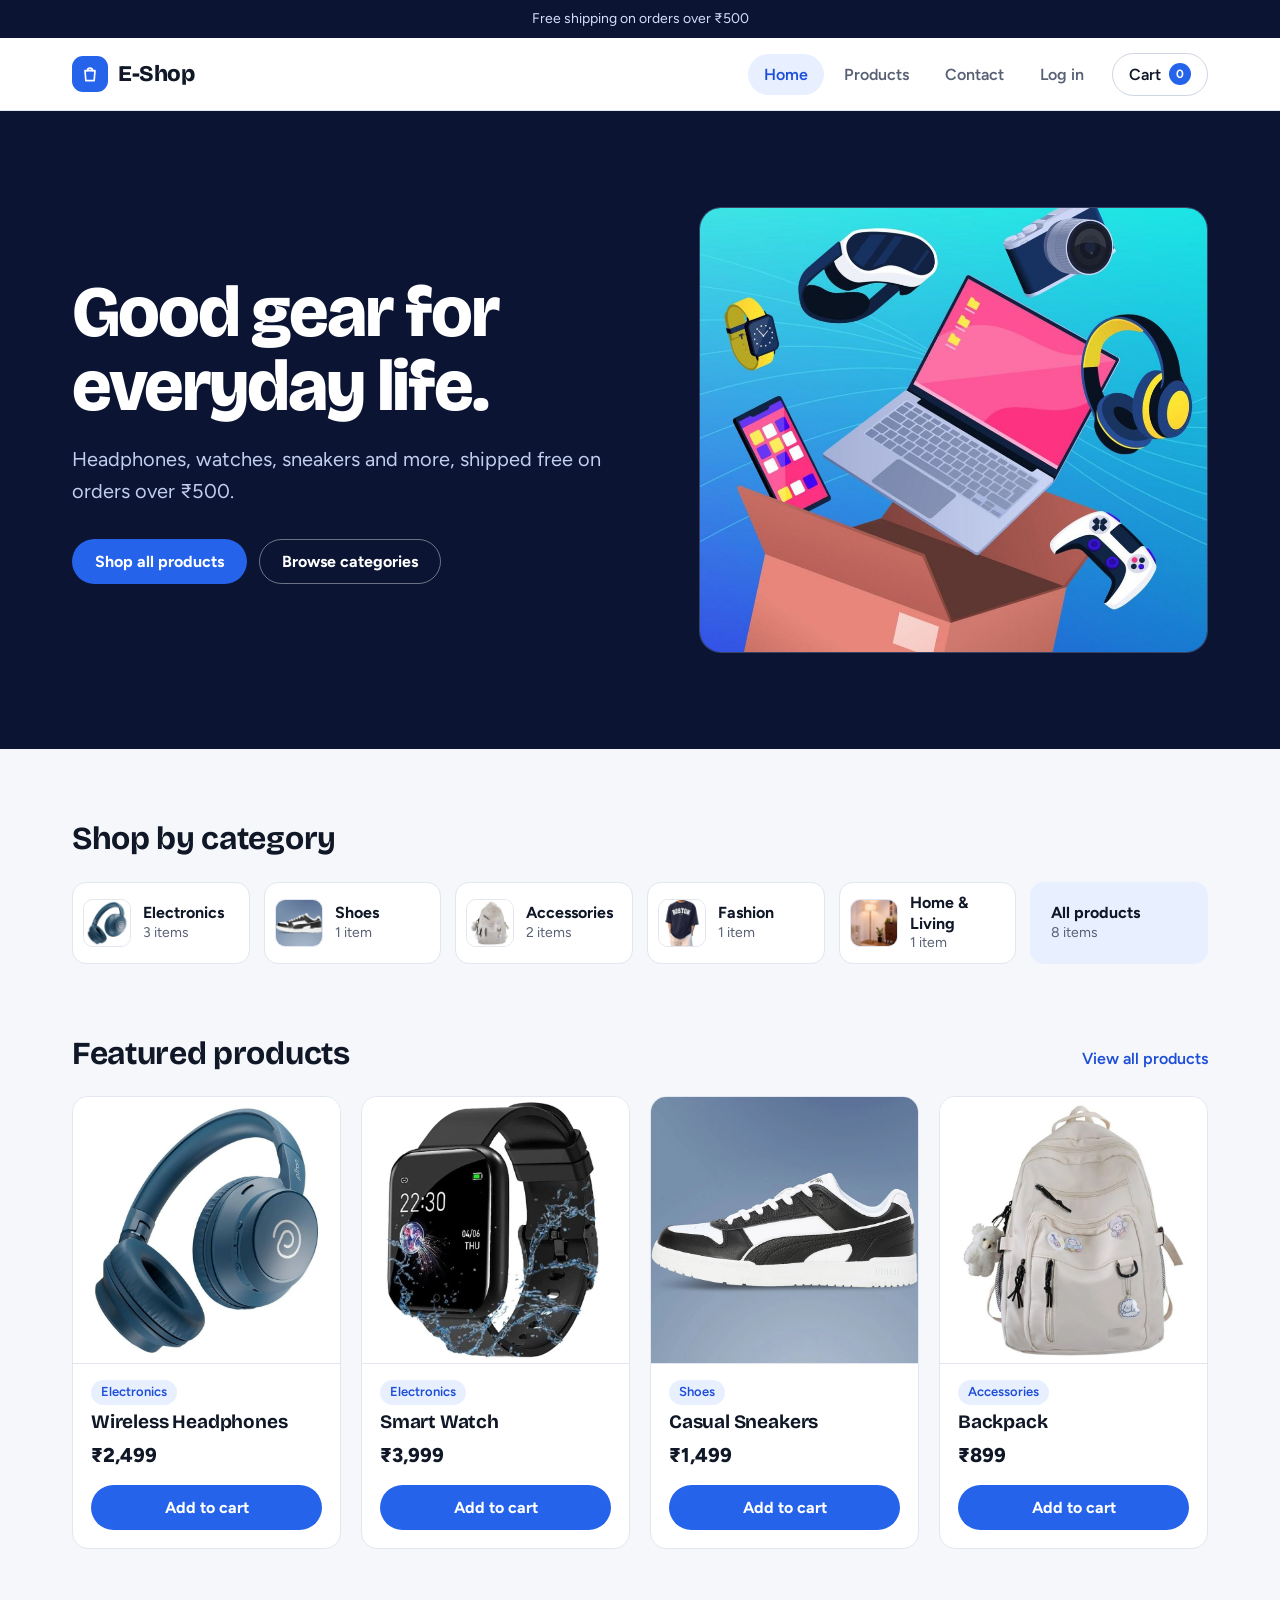
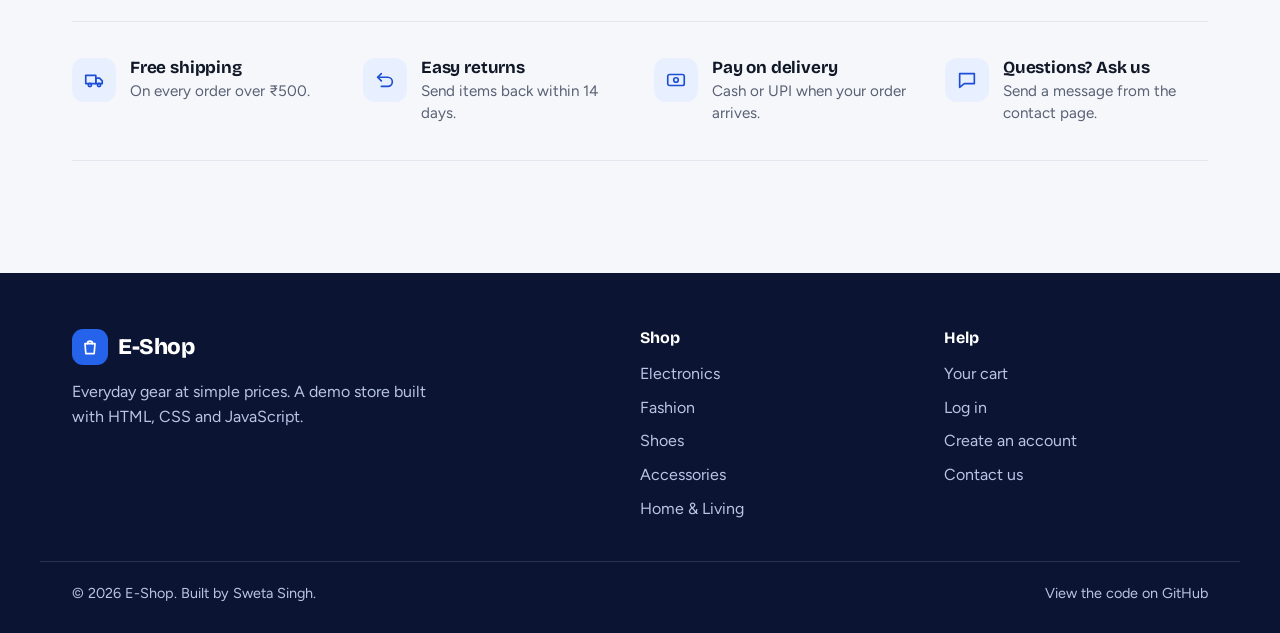
<file: index.html>
<!DOCTYPE html>
<html lang="en">

<head>
    <meta charset="UTF-8">
    <meta name="viewport" content="width=device-width, initial-scale=1.0">
    <title>E-Shop | Everyday gear, free shipping over ₹500</title>
    <meta name="description" content="Shop headphones, watches, sneakers, backpacks and more. Free shipping on orders over ₹500.">
    <meta name="theme-color" content="#0b1533">
    <link rel="icon" href="data:image/svg+xml,%3Csvg xmlns='http://www.w3.org/2000/svg' viewBox='0 0 32 32'%3E%3Crect width='32' height='32' rx='9' fill='%232563eb'/%3E%3Cpath d='M10 12h12l-1 11H11zM13 12a3 3 0 0 1 6 0' fill='none' stroke='white' stroke-width='2' stroke-linecap='round' stroke-linejoin='round'/%3E%3C/svg%3E">
    <link rel="preconnect" href="https://fonts.googleapis.com">
    <link rel="preconnect" href="https://fonts.gstatic.com" crossorigin>
    <link href="https://fonts.googleapis.com/css2?family=Bricolage+Grotesque:opsz,wght@12..96,500..800&family=Figtree:wght@400..800&display=swap" rel="stylesheet">
    <link rel="stylesheet" href="style.css?v=4">
</head>

<body>
    <a class="skip-link" href="#main">Skip to content</a>

    <div class="announce">Free shipping on orders over &#8377;500</div>

    <header class="site-header" id="site-header">
        <div class="container nav-bar">
            <a class="brand" href="index.html" aria-label="E-Shop home">
                <span class="brand-mark"><svg viewBox="0 0 24 24" aria-hidden="true"><path d="M6 8h12l-1 12H7L6 8z"/><path d="M9 8a3 3 0 0 1 6 0"/></svg></span>
                <span>E-Shop</span>
            </a>
            <button class="nav-toggle" id="nav-toggle" type="button" aria-expanded="false" aria-controls="site-nav" aria-label="Open menu">
                <span></span><span></span><span></span>
            </button>
            <nav class="site-nav" id="site-nav" aria-label="Main">
                <a href="index.html" aria-current="page">Home</a>
                <a href="products.html">Products</a>
                <a href="contact.html">Contact</a>
                <a href="login.html" data-auth-link>Log in</a>
                <a class="cart-link" href="cart.html">Cart <span class="cart-badge" data-cart-count>0</span></a>
            </nav>
        </div>
    </header>

    <main id="main" tabindex="-1">

        <section class="hero" aria-labelledby="hero-title">
            <div class="container hero-inner">
                <div>
                    <h1 id="hero-title">Good gear for everyday life.</h1>
                    <p>Headphones, watches, sneakers and more, shipped free on orders over &#8377;500.</p>
                    <div class="hero-actions">
                        <a class="btn btn-primary" href="products.html">Shop all products</a>
                        <a class="btn btn-ghost" href="#categories">Browse categories</a>
                    </div>
                </div>
                <div class="hero-media">
                    <img src="images/banner.jpg" alt="Illustration of a laptop, phone, headphones and camera floating above a shipping box" width="1000" height="883">
                </div>
            </div>
        </section>

        <section class="section" id="categories" aria-labelledby="categories-title">
            <div class="container">
                <div class="section-head">
                    <h2 id="categories-title">Shop by category</h2>
                </div>
                <div class="category-grid" id="category-grid"></div>
            </div>
        </section>

        <section class="section" aria-labelledby="featured-title">
            <div class="container">
                <div class="section-head">
                    <h2 id="featured-title">Featured products</h2>
                    <a href="products.html">View all products</a>
                </div>
                <div class="product-grid" id="featured-grid"></div>
                <noscript><p class="muted">Turn on JavaScript to see the products.</p></noscript>
            </div>
        </section>

        <section class="section" aria-label="Our promises">
            <div class="container">
                <div class="promises">
                    <div class="promise">
                        <span class="promise-icon"><svg viewBox="0 0 24 24" aria-hidden="true"><path d="M3 7h11v9H3z"/><path d="M14 10h4l3 3v3h-7z"/><circle cx="7.5" cy="17.5" r="1.8"/><circle cx="17.5" cy="17.5" r="1.8"/></svg></span>
                        <div><h3>Free shipping</h3><p>On every order over &#8377;500.</p></div>
                    </div>
                    <div class="promise">
                        <span class="promise-icon"><svg viewBox="0 0 24 24" aria-hidden="true"><path d="M4 9h11a5 5 0 0 1 0 10H8"/><path d="M8 5L4 9l4 4"/></svg></span>
                        <div><h3>Easy returns</h3><p>Send items back within 14 days.</p></div>
                    </div>
                    <div class="promise">
                        <span class="promise-icon"><svg viewBox="0 0 24 24" aria-hidden="true"><rect x="3" y="6" width="18" height="12" rx="2"/><circle cx="12" cy="12" r="2.5"/></svg></span>
                        <div><h3>Pay on delivery</h3><p>Cash or UPI when your order arrives.</p></div>
                    </div>
                    <div class="promise">
                        <span class="promise-icon"><svg viewBox="0 0 24 24" aria-hidden="true"><path d="M4 5h16v11H9l-5 4z"/></svg></span>
                        <div><h3>Questions? Ask us</h3><p>Send a message from the contact page.</p></div>
                    </div>
                </div>
            </div>
        </section>

    </main>

    <footer class="site-footer">
        <div class="container footer-grid">
            <div>
                <a class="brand" href="index.html" aria-label="E-Shop home">
                    <span class="brand-mark"><svg viewBox="0 0 24 24" aria-hidden="true"><path d="M6 8h12l-1 12H7L6 8z"/><path d="M9 8a3 3 0 0 1 6 0"/></svg></span>
                    <span>E-Shop</span>
                </a>
                <p>Everyday gear at simple prices. A demo store built with HTML, CSS and JavaScript.</p>
            </div>
            <div>
                <h4>Shop</h4>
                <ul>
                    <li><a href="products.html?category=Electronics">Electronics</a></li>
                    <li><a href="products.html?category=Fashion">Fashion</a></li>
                    <li><a href="products.html?category=Shoes">Shoes</a></li>
                    <li><a href="products.html?category=Accessories">Accessories</a></li>
                    <li><a href="products.html?category=Home">Home &amp; Living</a></li>
                </ul>
            </div>
            <div>
                <h4>Help</h4>
                <ul>
                    <li><a href="cart.html">Your cart</a></li>
                    <li data-logged-out><a href="login.html">Log in</a></li>
                    <li data-logged-out><a href="register.html">Create an account</a></li>
                    <li><a href="contact.html">Contact us</a></li>
                </ul>
            </div>
        </div>
        <div class="container footer-bottom">
            <p>&copy; <span data-year>2026</span> E-Shop. Built by Sweta Singh.</p>
            <a href="https://github.com/cosmicSweta/Final-Project">View the code on GitHub</a>
        </div>
    </footer>

    <script src="data.js?v=4"></script>
    <script src="common.js?v=4"></script>
    <script src="auth.js?v=4"></script>
    <script src="home.js?v=4"></script>
</body>

</html>
</file>
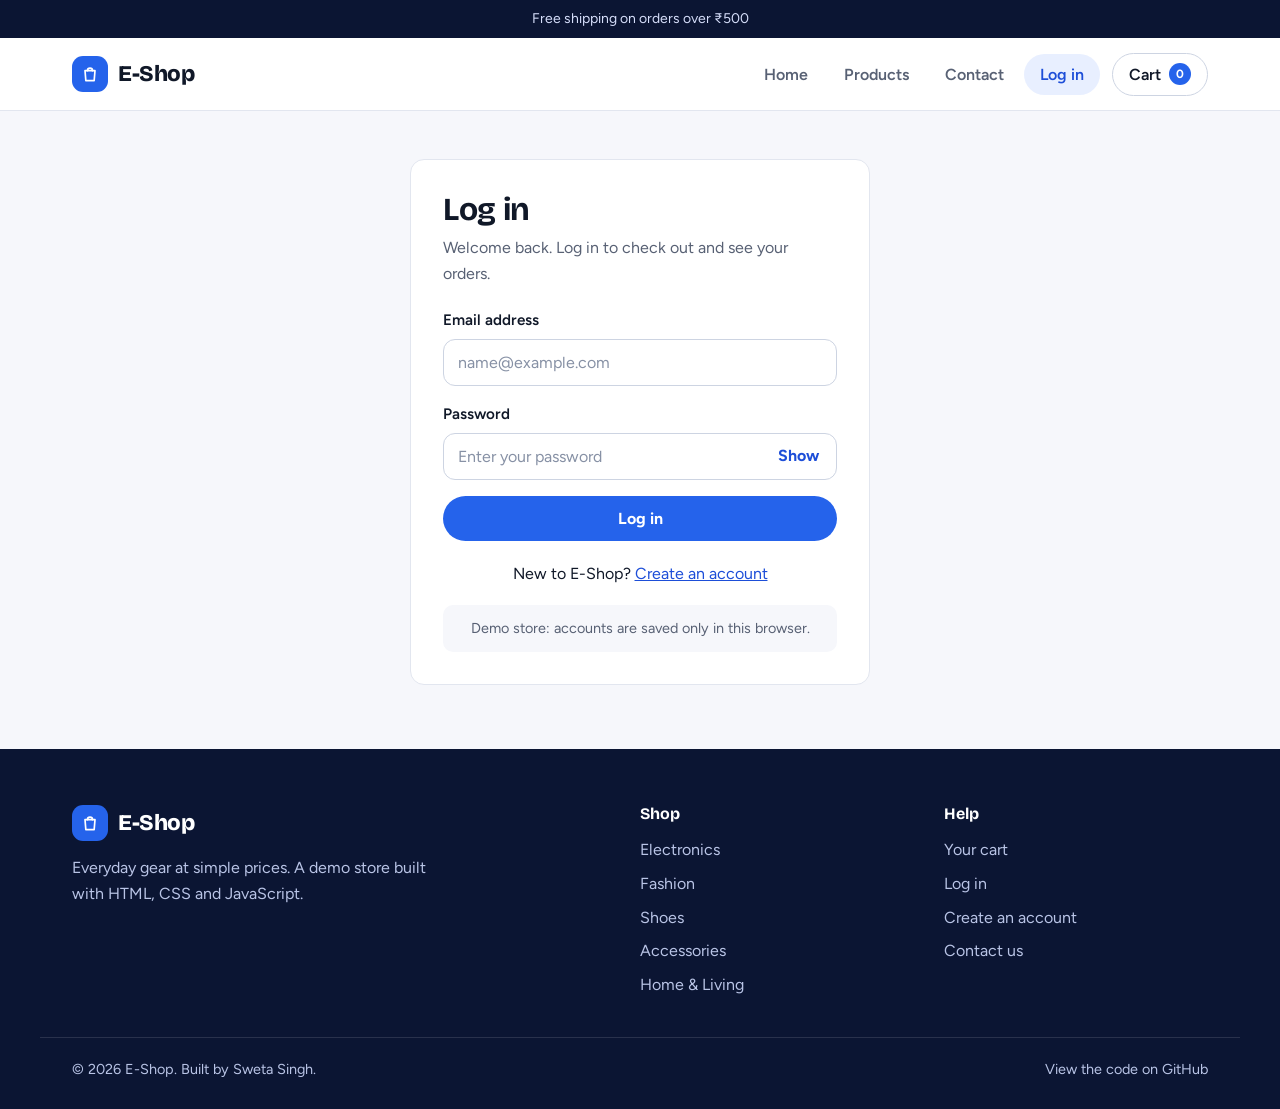
<file: account.html>
<!DOCTYPE html>
<html lang="en">

<head>
    <meta charset="UTF-8">
    <meta name="viewport" content="width=device-width, initial-scale=1.0">
    <title>My account | E-Shop</title>
    <meta name="description" content="See your E-Shop details and orders.">
    <meta name="theme-color" content="#0b1533">
    <link rel="icon" href="data:image/svg+xml,%3Csvg xmlns='http://www.w3.org/2000/svg' viewBox='0 0 32 32'%3E%3Crect width='32' height='32' rx='9' fill='%232563eb'/%3E%3Cpath d='M10 12h12l-1 11H11zM13 12a3 3 0 0 1 6 0' fill='none' stroke='white' stroke-width='2' stroke-linecap='round' stroke-linejoin='round'/%3E%3C/svg%3E">
    <link rel="preconnect" href="https://fonts.googleapis.com">
    <link rel="preconnect" href="https://fonts.gstatic.com" crossorigin>
    <link href="https://fonts.googleapis.com/css2?family=Bricolage+Grotesque:opsz,wght@12..96,500..800&family=Figtree:wght@400..800&display=swap" rel="stylesheet">
    <link rel="stylesheet" href="style.css?v=4">
</head>

<body>
    <a class="skip-link" href="#main">Skip to content</a>

    <div class="announce">Free shipping on orders over &#8377;500</div>

    <header class="site-header" id="site-header">
        <div class="container nav-bar">
            <a class="brand" href="index.html" aria-label="E-Shop home">
                <span class="brand-mark"><svg viewBox="0 0 24 24" aria-hidden="true"><path d="M6 8h12l-1 12H7L6 8z"/><path d="M9 8a3 3 0 0 1 6 0"/></svg></span>
                <span>E-Shop</span>
            </a>
            <button class="nav-toggle" id="nav-toggle" type="button" aria-expanded="false" aria-controls="site-nav" aria-label="Open menu">
                <span></span><span></span><span></span>
            </button>
            <nav class="site-nav" id="site-nav" aria-label="Main">
                <a href="index.html">Home</a>
                <a href="products.html">Products</a>
                <a href="contact.html">Contact</a>
                <a href="login.html" data-auth-link aria-current="page">Log in</a>
                <a class="cart-link" href="cart.html">Cart <span class="cart-badge" data-cart-count>0</span></a>
            </nav>
        </div>
    </header>

    <main id="main" tabindex="-1">

        <div class="container">
            <div class="page-head">
                <h1>My account</h1>
                <p id="account-greeting"></p>
            </div>
            <div id="account-view"></div>
            <noscript><p class="muted">Turn on JavaScript to see your account.</p></noscript>
        </div>

    </main>

    <footer class="site-footer">
        <div class="container footer-grid">
            <div>
                <a class="brand" href="index.html" aria-label="E-Shop home">
                    <span class="brand-mark"><svg viewBox="0 0 24 24" aria-hidden="true"><path d="M6 8h12l-1 12H7L6 8z"/><path d="M9 8a3 3 0 0 1 6 0"/></svg></span>
                    <span>E-Shop</span>
                </a>
                <p>Everyday gear at simple prices. A demo store built with HTML, CSS and JavaScript.</p>
            </div>
            <div>
                <h4>Shop</h4>
                <ul>
                    <li><a href="products.html?category=Electronics">Electronics</a></li>
                    <li><a href="products.html?category=Fashion">Fashion</a></li>
                    <li><a href="products.html?category=Shoes">Shoes</a></li>
                    <li><a href="products.html?category=Accessories">Accessories</a></li>
                    <li><a href="products.html?category=Home">Home &amp; Living</a></li>
                </ul>
            </div>
            <div>
                <h4>Help</h4>
                <ul>
                    <li><a href="cart.html">Your cart</a></li>
                    <li data-logged-out><a href="login.html">Log in</a></li>
                    <li data-logged-out><a href="register.html">Create an account</a></li>
                    <li><a href="contact.html">Contact us</a></li>
                </ul>
            </div>
        </div>
        <div class="container footer-bottom">
            <p>&copy; <span data-year>2026</span> E-Shop. Built by Sweta Singh.</p>
            <a href="https://github.com/cosmicSweta/Final-Project">View the code on GitHub</a>
        </div>
    </footer>

    <script src="data.js?v=4"></script>
    <script src="common.js?v=4"></script>
    <script src="auth.js?v=4"></script>
    <script src="account.js?v=4"></script>
</body>

</html>
</file>
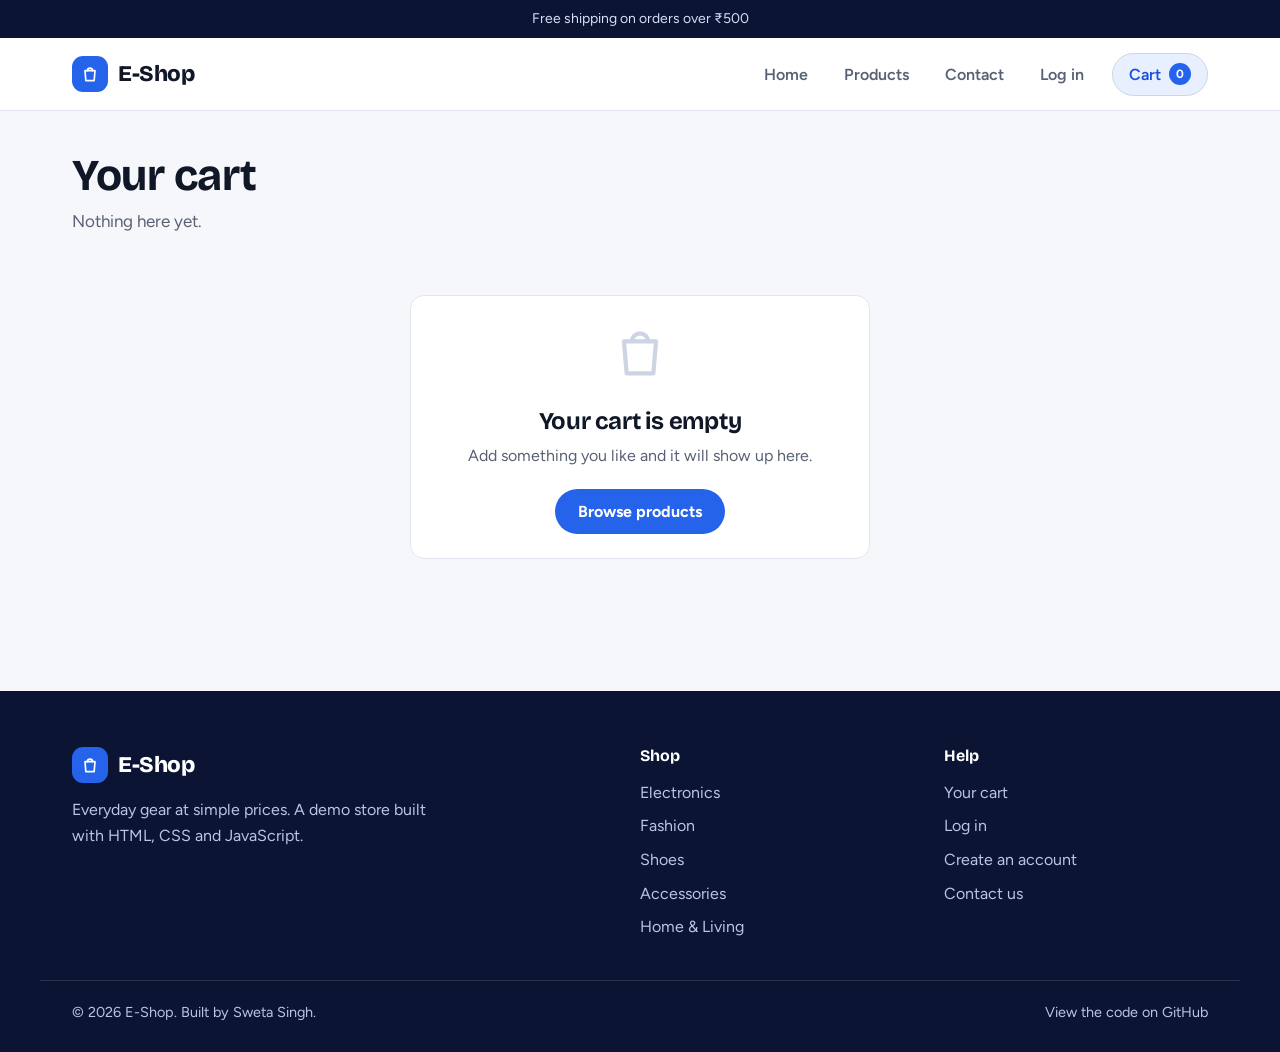
<file: cart.html>
<!DOCTYPE html>
<html lang="en">

<head>
    <meta charset="UTF-8">
    <meta name="viewport" content="width=device-width, initial-scale=1.0">
    <title>Your cart | E-Shop</title>
    <meta name="description" content="Review the items in your E-Shop cart.">
    <meta name="theme-color" content="#0b1533">
    <link rel="icon" href="data:image/svg+xml,%3Csvg xmlns='http://www.w3.org/2000/svg' viewBox='0 0 32 32'%3E%3Crect width='32' height='32' rx='9' fill='%232563eb'/%3E%3Cpath d='M10 12h12l-1 11H11zM13 12a3 3 0 0 1 6 0' fill='none' stroke='white' stroke-width='2' stroke-linecap='round' stroke-linejoin='round'/%3E%3C/svg%3E">
    <link rel="preconnect" href="https://fonts.googleapis.com">
    <link rel="preconnect" href="https://fonts.gstatic.com" crossorigin>
    <link href="https://fonts.googleapis.com/css2?family=Bricolage+Grotesque:opsz,wght@12..96,500..800&family=Figtree:wght@400..800&display=swap" rel="stylesheet">
    <link rel="stylesheet" href="style.css?v=4">
</head>

<body>
    <a class="skip-link" href="#main">Skip to content</a>

    <div class="announce">Free shipping on orders over &#8377;500</div>

    <header class="site-header" id="site-header">
        <div class="container nav-bar">
            <a class="brand" href="index.html" aria-label="E-Shop home">
                <span class="brand-mark"><svg viewBox="0 0 24 24" aria-hidden="true"><path d="M6 8h12l-1 12H7L6 8z"/><path d="M9 8a3 3 0 0 1 6 0"/></svg></span>
                <span>E-Shop</span>
            </a>
            <button class="nav-toggle" id="nav-toggle" type="button" aria-expanded="false" aria-controls="site-nav" aria-label="Open menu">
                <span></span><span></span><span></span>
            </button>
            <nav class="site-nav" id="site-nav" aria-label="Main">
                <a href="index.html">Home</a>
                <a href="products.html">Products</a>
                <a href="contact.html">Contact</a>
                <a href="login.html" data-auth-link>Log in</a>
                <a class="cart-link" href="cart.html" aria-current="page">Cart <span class="cart-badge" data-cart-count>0</span></a>
            </nav>
        </div>
    </header>

    <main id="main" tabindex="-1">

        <div class="container">
            <div class="page-head">
                <h1>Your cart</h1>
                <p id="cart-subtitle">Check your items and quantities before you pay.</p>
            </div>

            <div class="cart-layout" id="cart-layout" hidden>
                <ul class="card cart-list" id="cart-items" aria-label="Items in your cart"></ul>
                <aside class="card summary" id="cart-summary" aria-label="Order summary"></aside>
            </div>

            <div class="card empty" id="cart-empty" hidden>
                <svg viewBox="0 0 24 24" aria-hidden="true"><path d="M6 8h12l-1 12H7L6 8z"/><path d="M9 8a3 3 0 0 1 6 0"/></svg>
                <h2>Your cart is empty</h2>
                <p>Add something you like and it will show up here.</p>
                <a class="btn btn-primary" href="products.html">Browse products</a>
            </div>
            <noscript><p class="muted">Turn on JavaScript to use the cart.</p></noscript>
        </div>

    </main>

    <footer class="site-footer">
        <div class="container footer-grid">
            <div>
                <a class="brand" href="index.html" aria-label="E-Shop home">
                    <span class="brand-mark"><svg viewBox="0 0 24 24" aria-hidden="true"><path d="M6 8h12l-1 12H7L6 8z"/><path d="M9 8a3 3 0 0 1 6 0"/></svg></span>
                    <span>E-Shop</span>
                </a>
                <p>Everyday gear at simple prices. A demo store built with HTML, CSS and JavaScript.</p>
            </div>
            <div>
                <h4>Shop</h4>
                <ul>
                    <li><a href="products.html?category=Electronics">Electronics</a></li>
                    <li><a href="products.html?category=Fashion">Fashion</a></li>
                    <li><a href="products.html?category=Shoes">Shoes</a></li>
                    <li><a href="products.html?category=Accessories">Accessories</a></li>
                    <li><a href="products.html?category=Home">Home &amp; Living</a></li>
                </ul>
            </div>
            <div>
                <h4>Help</h4>
                <ul>
                    <li><a href="cart.html">Your cart</a></li>
                    <li data-logged-out><a href="login.html">Log in</a></li>
                    <li data-logged-out><a href="register.html">Create an account</a></li>
                    <li><a href="contact.html">Contact us</a></li>
                </ul>
            </div>
        </div>
        <div class="container footer-bottom">
            <p>&copy; <span data-year>2026</span> E-Shop. Built by Sweta Singh.</p>
            <a href="https://github.com/cosmicSweta/Final-Project">View the code on GitHub</a>
        </div>
    </footer>

    <script src="data.js?v=4"></script>
    <script src="common.js?v=4"></script>
    <script src="auth.js?v=4"></script>
    <script src="cart.js?v=4"></script>
</body>

</html>
</file>
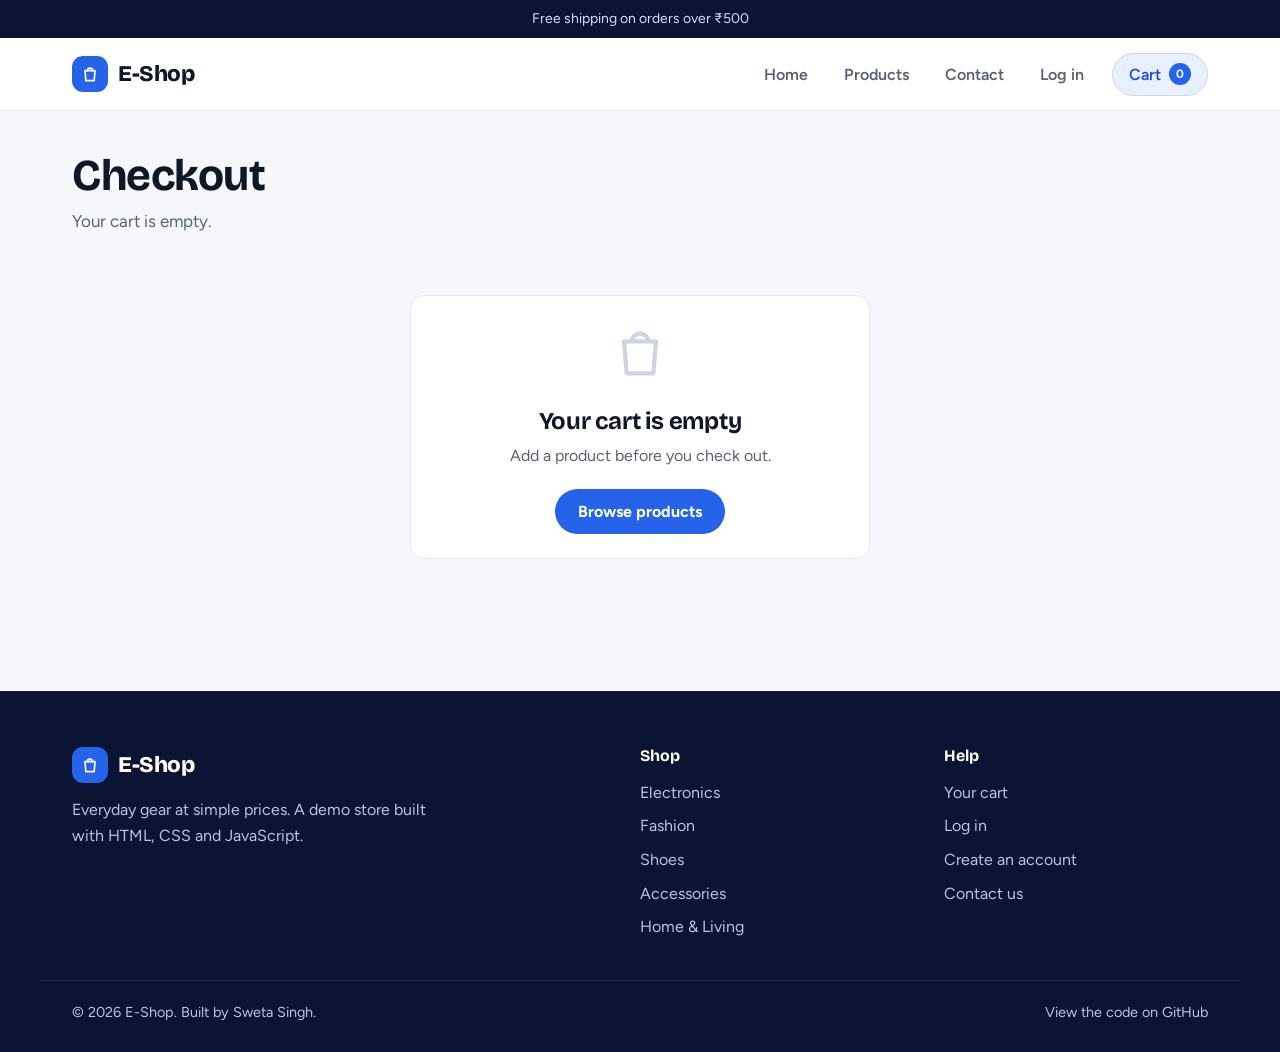
<file: checkout.html>
<!DOCTYPE html>
<html lang="en">

<head>
    <meta charset="UTF-8">
    <meta name="viewport" content="width=device-width, initial-scale=1.0">
    <title>Checkout | E-Shop</title>
    <meta name="description" content="Enter your delivery details and place your E-Shop order.">
    <meta name="theme-color" content="#0b1533">
    <link rel="icon" href="data:image/svg+xml,%3Csvg xmlns='http://www.w3.org/2000/svg' viewBox='0 0 32 32'%3E%3Crect width='32' height='32' rx='9' fill='%232563eb'/%3E%3Cpath d='M10 12h12l-1 11H11zM13 12a3 3 0 0 1 6 0' fill='none' stroke='white' stroke-width='2' stroke-linecap='round' stroke-linejoin='round'/%3E%3C/svg%3E">
    <link rel="preconnect" href="https://fonts.googleapis.com">
    <link rel="preconnect" href="https://fonts.gstatic.com" crossorigin>
    <link href="https://fonts.googleapis.com/css2?family=Bricolage+Grotesque:opsz,wght@12..96,500..800&family=Figtree:wght@400..800&display=swap" rel="stylesheet">
    <link rel="stylesheet" href="style.css?v=4">
</head>

<body>
    <a class="skip-link" href="#main">Skip to content</a>

    <div class="announce">Free shipping on orders over &#8377;500</div>

    <header class="site-header" id="site-header">
        <div class="container nav-bar">
            <a class="brand" href="index.html" aria-label="E-Shop home">
                <span class="brand-mark"><svg viewBox="0 0 24 24" aria-hidden="true"><path d="M6 8h12l-1 12H7L6 8z"/><path d="M9 8a3 3 0 0 1 6 0"/></svg></span>
                <span>E-Shop</span>
            </a>
            <button class="nav-toggle" id="nav-toggle" type="button" aria-expanded="false" aria-controls="site-nav" aria-label="Open menu">
                <span></span><span></span><span></span>
            </button>
            <nav class="site-nav" id="site-nav" aria-label="Main">
                <a href="index.html">Home</a>
                <a href="products.html">Products</a>
                <a href="contact.html">Contact</a>
                <a href="login.html" data-auth-link>Log in</a>
                <a class="cart-link" href="cart.html" aria-current="page">Cart <span class="cart-badge" data-cart-count>0</span></a>
            </nav>
        </div>
    </header>

    <main id="main" tabindex="-1">

        <div class="container">
            <div class="page-head">
                <h1>Checkout</h1>
                <p id="checkout-subtitle">Enter your delivery details to place the order.</p>
            </div>

            <div class="checkout-layout" id="checkout-layout" hidden>
                <form class="card checkout-form" id="checkout-form" novalidate>
                    <section class="form-section" aria-labelledby="contact-heading">
                        <h2 id="contact-heading">Contact</h2>
                        <div class="field-row">
                            <div class="field">
                                <label for="name">Full name</label>
                                <input class="input" type="text" id="name" name="name" autocomplete="name" placeholder="Enter your full name" aria-describedby="name-error">
                                <p class="field-error" id="name-error" hidden></p>
                            </div>
                            <div class="field">
                                <label for="phone">Mobile number</label>
                                <input class="input" type="tel" id="phone" name="phone" autocomplete="tel" inputmode="tel" placeholder="10-digit mobile number" aria-describedby="phone-error">
                                <p class="field-error" id="phone-error" hidden></p>
                            </div>
                        </div>
                        <div class="field">
                            <label for="email">Email address</label>
                            <input class="input" type="email" id="email" name="email" autocomplete="email" placeholder="name@example.com" aria-describedby="email-error">
                            <p class="field-error" id="email-error" hidden></p>
                        </div>
                    </section>

                    <section class="form-section" aria-labelledby="delivery-heading">
                        <h2 id="delivery-heading">Delivery address</h2>
                        <div class="field">
                            <label for="address">House number and street</label>
                            <input class="input" type="text" id="address" name="address" autocomplete="street-address" placeholder="House no., street, area" aria-describedby="address-error">
                            <p class="field-error" id="address-error" hidden></p>
                        </div>
                        <div class="field-row">
                            <div class="field">
                                <label for="city">City</label>
                                <input class="input" type="text" id="city" name="city" autocomplete="address-level2" placeholder="City" aria-describedby="city-error">
                                <p class="field-error" id="city-error" hidden></p>
                            </div>
                            <div class="field">
                                <label for="pincode">PIN code</label>
                                <input class="input" type="text" id="pincode" name="pincode" autocomplete="postal-code" inputmode="numeric" maxlength="6" placeholder="6-digit PIN code" aria-describedby="pincode-error">
                                <p class="field-error" id="pincode-error" hidden></p>
                            </div>
                        </div>
                    </section>

                    <fieldset class="form-section radio-group">
                        <legend><h2>Payment</h2></legend>
                        <label class="radio-card">
                            <input type="radio" name="payment" value="cod" checked>
                            <div><strong>Cash on delivery</strong><span>Pay when your order arrives.</span></div>
                        </label>
                        <label class="radio-card">
                            <input type="radio" name="payment" value="upi">
                            <div><strong>UPI on delivery</strong><span>Scan and pay when your order arrives.</span></div>
                        </label>
                    </fieldset>

                    <button type="submit" class="btn btn-primary btn-block" style="margin-top:24px">Place order</button>
                </form>

                <aside class="card summary" id="checkout-summary" aria-label="Order summary"></aside>
            </div>

            <div class="card empty" id="checkout-empty" hidden>
                <svg viewBox="0 0 24 24" aria-hidden="true"><path d="M6 8h12l-1 12H7L6 8z"/><path d="M9 8a3 3 0 0 1 6 0"/></svg>
                <h2>Your cart is empty</h2>
                <p>Add a product before you check out.</p>
                <a class="btn btn-primary" href="products.html">Browse products</a>
            </div>

            <div class="card empty" id="checkout-gate" hidden>
                <svg viewBox="0 0 24 24" aria-hidden="true"><rect x="5" y="11" width="14" height="9" rx="2"/><path d="M8 11V8a4 4 0 0 1 8 0v3"/></svg>
                <h2>Log in to place your order</h2>
                <p>Your cart is saved. Log in or create an account to continue.</p>
                <div class="gate-actions">
                    <a class="btn btn-primary" href="login.html?next=checkout.html">Log in</a>
                    <a class="btn btn-outline" href="register.html?next=checkout.html">Create an account</a>
                </div>
            </div>

            <section class="card confirmation" id="confirmation" aria-labelledby="confirm-title" aria-live="polite" hidden></section>
            <noscript><p class="muted">Turn on JavaScript to check out.</p></noscript>
        </div>

    </main>

    <footer class="site-footer">
        <div class="container footer-grid">
            <div>
                <a class="brand" href="index.html" aria-label="E-Shop home">
                    <span class="brand-mark"><svg viewBox="0 0 24 24" aria-hidden="true"><path d="M6 8h12l-1 12H7L6 8z"/><path d="M9 8a3 3 0 0 1 6 0"/></svg></span>
                    <span>E-Shop</span>
                </a>
                <p>Everyday gear at simple prices. A demo store built with HTML, CSS and JavaScript.</p>
            </div>
            <div>
                <h4>Shop</h4>
                <ul>
                    <li><a href="products.html?category=Electronics">Electronics</a></li>
                    <li><a href="products.html?category=Fashion">Fashion</a></li>
                    <li><a href="products.html?category=Shoes">Shoes</a></li>
                    <li><a href="products.html?category=Accessories">Accessories</a></li>
                    <li><a href="products.html?category=Home">Home &amp; Living</a></li>
                </ul>
            </div>
            <div>
                <h4>Help</h4>
                <ul>
                    <li><a href="cart.html">Your cart</a></li>
                    <li data-logged-out><a href="login.html">Log in</a></li>
                    <li data-logged-out><a href="register.html">Create an account</a></li>
                    <li><a href="contact.html">Contact us</a></li>
                </ul>
            </div>
        </div>
        <div class="container footer-bottom">
            <p>&copy; <span data-year>2026</span> E-Shop. Built by Sweta Singh.</p>
            <a href="https://github.com/cosmicSweta/Final-Project">View the code on GitHub</a>
        </div>
    </footer>

    <script src="data.js?v=4"></script>
    <script src="common.js?v=4"></script>
    <script src="auth.js?v=4"></script>
    <script src="forms.js?v=4"></script>
    <script src="checkout.js?v=4"></script>
</body>

</html>
</file>
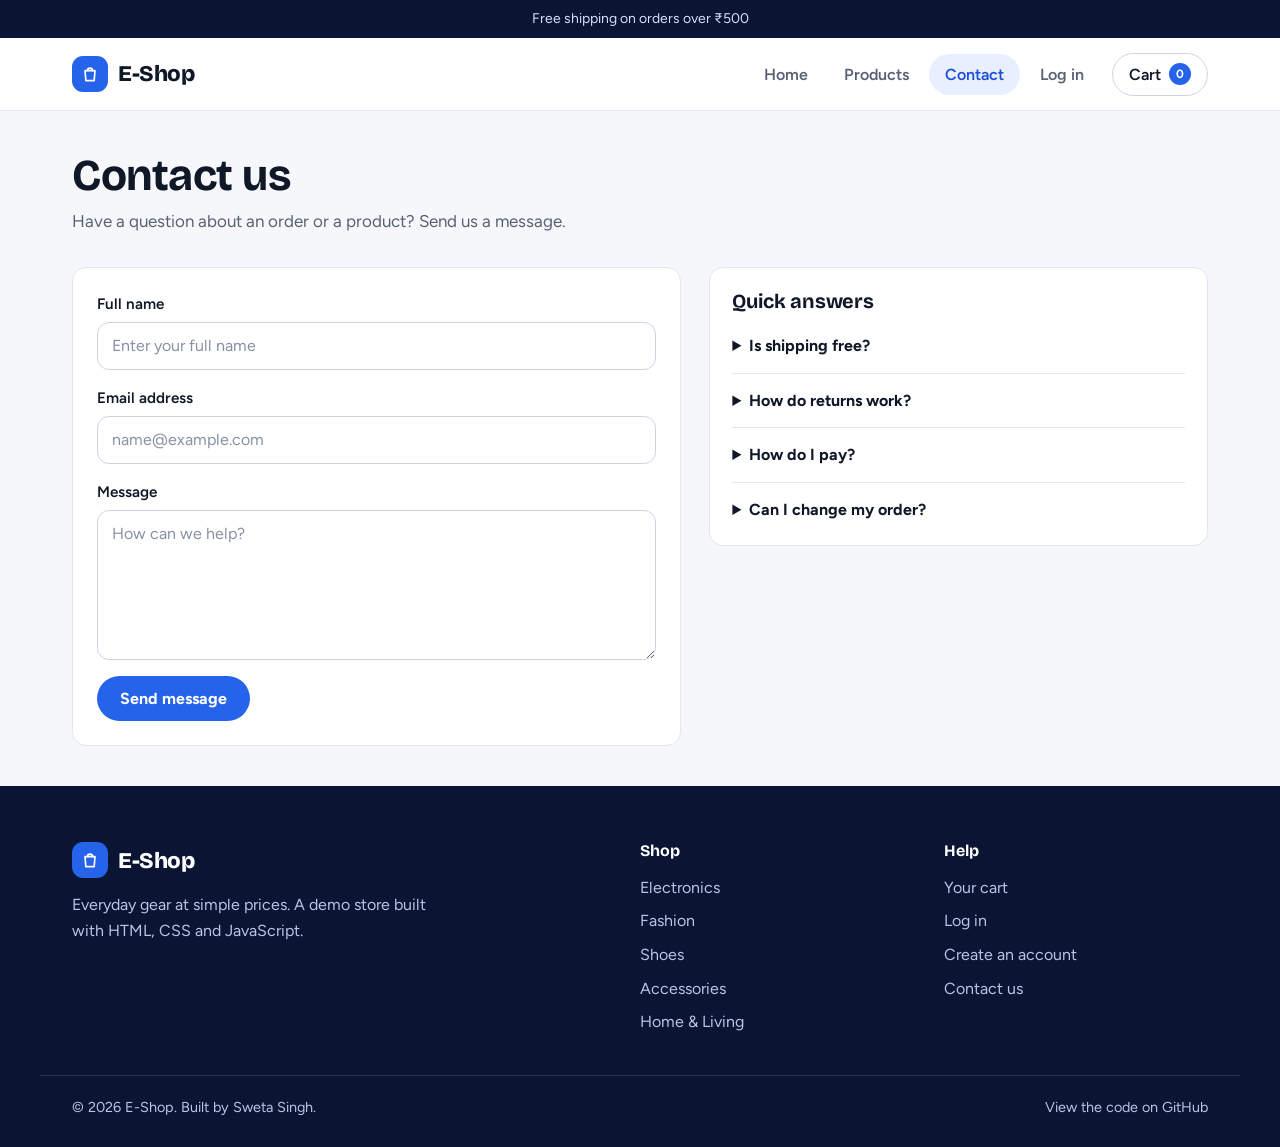
<file: contact.html>
<!DOCTYPE html>
<html lang="en">

<head>
    <meta charset="UTF-8">
    <meta name="viewport" content="width=device-width, initial-scale=1.0">
    <title>Contact | E-Shop</title>
    <meta name="description" content="Send a message to the E-Shop team.">
    <meta name="theme-color" content="#0b1533">
    <link rel="icon" href="data:image/svg+xml,%3Csvg xmlns='http://www.w3.org/2000/svg' viewBox='0 0 32 32'%3E%3Crect width='32' height='32' rx='9' fill='%232563eb'/%3E%3Cpath d='M10 12h12l-1 11H11zM13 12a3 3 0 0 1 6 0' fill='none' stroke='white' stroke-width='2' stroke-linecap='round' stroke-linejoin='round'/%3E%3C/svg%3E">
    <link rel="preconnect" href="https://fonts.googleapis.com">
    <link rel="preconnect" href="https://fonts.gstatic.com" crossorigin>
    <link href="https://fonts.googleapis.com/css2?family=Bricolage+Grotesque:opsz,wght@12..96,500..800&family=Figtree:wght@400..800&display=swap" rel="stylesheet">
    <link rel="stylesheet" href="style.css?v=4">
</head>

<body>
    <a class="skip-link" href="#main">Skip to content</a>

    <div class="announce">Free shipping on orders over &#8377;500</div>

    <header class="site-header" id="site-header">
        <div class="container nav-bar">
            <a class="brand" href="index.html" aria-label="E-Shop home">
                <span class="brand-mark"><svg viewBox="0 0 24 24" aria-hidden="true"><path d="M6 8h12l-1 12H7L6 8z"/><path d="M9 8a3 3 0 0 1 6 0"/></svg></span>
                <span>E-Shop</span>
            </a>
            <button class="nav-toggle" id="nav-toggle" type="button" aria-expanded="false" aria-controls="site-nav" aria-label="Open menu">
                <span></span><span></span><span></span>
            </button>
            <nav class="site-nav" id="site-nav" aria-label="Main">
                <a href="index.html">Home</a>
                <a href="products.html">Products</a>
                <a href="contact.html" aria-current="page">Contact</a>
                <a href="login.html" data-auth-link>Log in</a>
                <a class="cart-link" href="cart.html">Cart <span class="cart-badge" data-cart-count>0</span></a>
            </nav>
        </div>
    </header>

    <main id="main" tabindex="-1">

        <div class="container">
            <div class="page-head">
                <h1>Contact us</h1>
                <p>Have a question about an order or a product? Send us a message.</p>
            </div>

            <div class="contact-layout">
                <div>
                    <p class="notice-success" id="contact-success" role="status" hidden></p>
                    <form class="card contact-form" id="contact-form" novalidate>
                        <div class="field">
                            <label for="name">Full name</label>
                            <input class="input" type="text" id="name" name="name" autocomplete="name" placeholder="Enter your full name" aria-describedby="name-error">
                            <p class="field-error" id="name-error" hidden></p>
                        </div>
                        <div class="field">
                            <label for="email">Email address</label>
                            <input class="input" type="email" id="email" name="email" autocomplete="email" placeholder="name@example.com" aria-describedby="email-error">
                            <p class="field-error" id="email-error" hidden></p>
                        </div>
                        <div class="field">
                            <label for="message">Message</label>
                            <textarea class="input" id="message" name="message" rows="5" placeholder="How can we help?" aria-describedby="message-error"></textarea>
                            <p class="field-error" id="message-error" hidden></p>
                        </div>
                        <button type="submit" class="btn btn-primary">Send message</button>
                    </form>
                </div>

                <aside class="card faq" aria-labelledby="faq-title">
                    <h2 id="faq-title">Quick answers</h2>
                    <details>
                        <summary>Is shipping free?</summary>
                        <p>Yes, on orders over &#8377;500. Smaller orders pay &#8377;49 for shipping.</p>
                    </details>
                    <details>
                        <summary>How do returns work?</summary>
                        <p>You can return items within 14 days of delivery.</p>
                    </details>
                    <details>
                        <summary>How do I pay?</summary>
                        <p>Pay with cash or UPI when your order arrives.</p>
                    </details>
                    <details>
                        <summary>Can I change my order?</summary>
                        <p>Yes. Update quantities or remove items in your cart before you check out.</p>
                    </details>
                </aside>
            </div>
        </div>

    </main>

    <footer class="site-footer">
        <div class="container footer-grid">
            <div>
                <a class="brand" href="index.html" aria-label="E-Shop home">
                    <span class="brand-mark"><svg viewBox="0 0 24 24" aria-hidden="true"><path d="M6 8h12l-1 12H7L6 8z"/><path d="M9 8a3 3 0 0 1 6 0"/></svg></span>
                    <span>E-Shop</span>
                </a>
                <p>Everyday gear at simple prices. A demo store built with HTML, CSS and JavaScript.</p>
            </div>
            <div>
                <h4>Shop</h4>
                <ul>
                    <li><a href="products.html?category=Electronics">Electronics</a></li>
                    <li><a href="products.html?category=Fashion">Fashion</a></li>
                    <li><a href="products.html?category=Shoes">Shoes</a></li>
                    <li><a href="products.html?category=Accessories">Accessories</a></li>
                    <li><a href="products.html?category=Home">Home &amp; Living</a></li>
                </ul>
            </div>
            <div>
                <h4>Help</h4>
                <ul>
                    <li><a href="cart.html">Your cart</a></li>
                    <li data-logged-out><a href="login.html">Log in</a></li>
                    <li data-logged-out><a href="register.html">Create an account</a></li>
                    <li><a href="contact.html">Contact us</a></li>
                </ul>
            </div>
        </div>
        <div class="container footer-bottom">
            <p>&copy; <span data-year>2026</span> E-Shop. Built by Sweta Singh.</p>
            <a href="https://github.com/cosmicSweta/Final-Project">View the code on GitHub</a>
        </div>
    </footer>

    <script src="data.js?v=4"></script>
    <script src="common.js?v=4"></script>
    <script src="auth.js?v=4"></script>
    <script src="forms.js?v=4"></script>
    <script src="contact.js?v=4"></script>
</body>

</html>
</file>
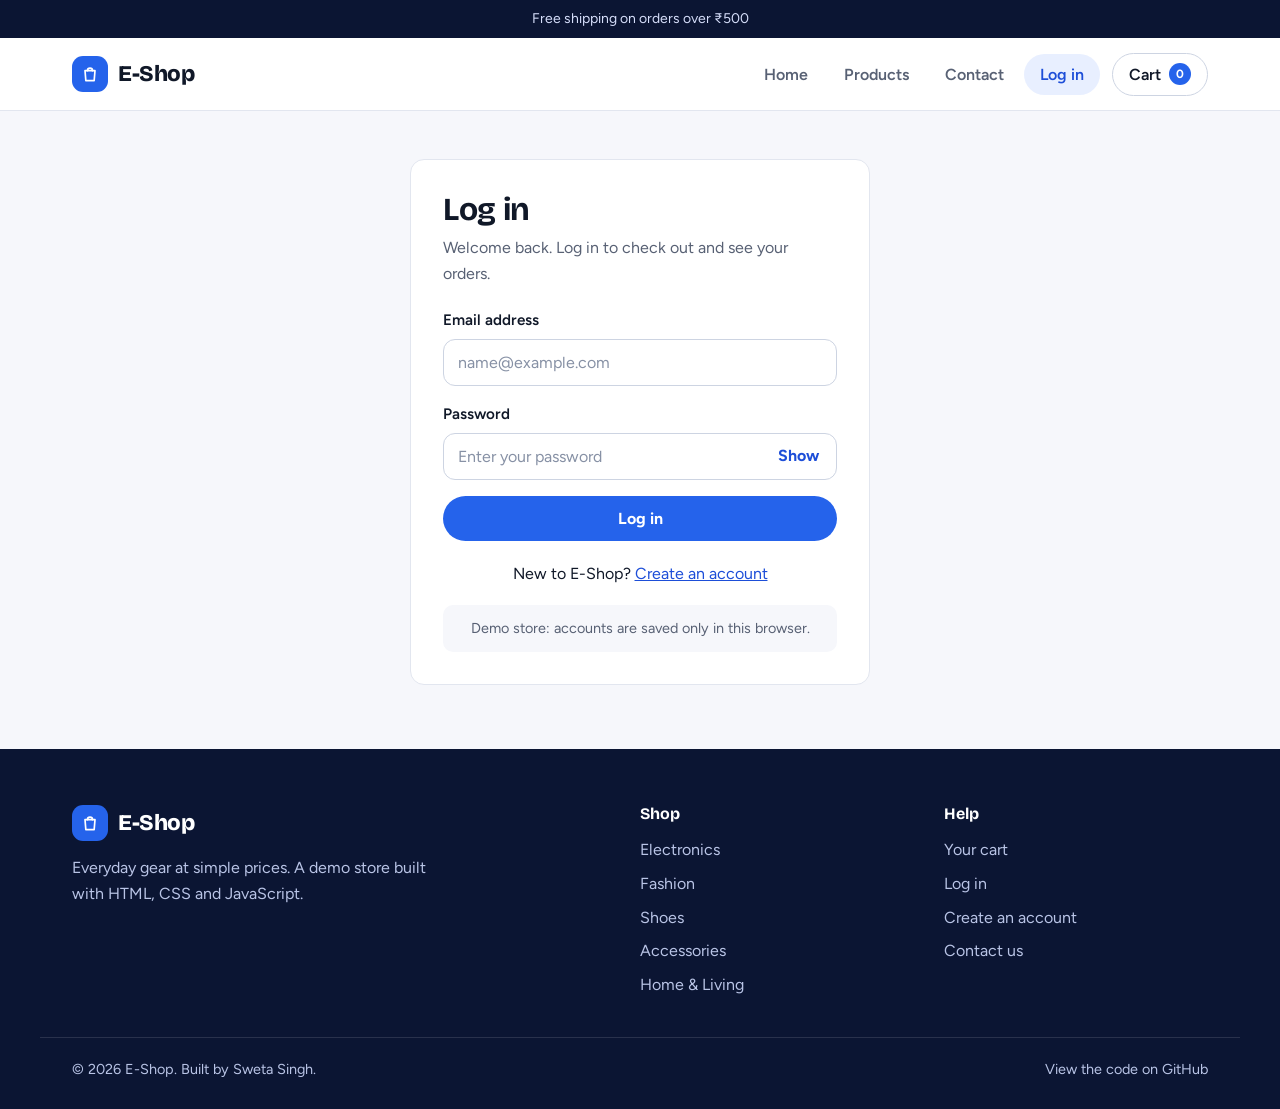
<file: login.html>
<!DOCTYPE html>
<html lang="en">

<head>
    <meta charset="UTF-8">
    <meta name="viewport" content="width=device-width, initial-scale=1.0">
    <title>Log in | E-Shop</title>
    <meta name="description" content="Log in to your E-Shop account to check out and see your orders.">
    <meta name="theme-color" content="#0b1533">
    <link rel="icon" href="data:image/svg+xml,%3Csvg xmlns='http://www.w3.org/2000/svg' viewBox='0 0 32 32'%3E%3Crect width='32' height='32' rx='9' fill='%232563eb'/%3E%3Cpath d='M10 12h12l-1 11H11zM13 12a3 3 0 0 1 6 0' fill='none' stroke='white' stroke-width='2' stroke-linecap='round' stroke-linejoin='round'/%3E%3C/svg%3E">
    <link rel="preconnect" href="https://fonts.googleapis.com">
    <link rel="preconnect" href="https://fonts.gstatic.com" crossorigin>
    <link href="https://fonts.googleapis.com/css2?family=Bricolage+Grotesque:opsz,wght@12..96,500..800&family=Figtree:wght@400..800&display=swap" rel="stylesheet">
    <link rel="stylesheet" href="style.css?v=4">
</head>

<body>
    <a class="skip-link" href="#main">Skip to content</a>

    <div class="announce">Free shipping on orders over &#8377;500</div>

    <header class="site-header" id="site-header">
        <div class="container nav-bar">
            <a class="brand" href="index.html" aria-label="E-Shop home">
                <span class="brand-mark"><svg viewBox="0 0 24 24" aria-hidden="true"><path d="M6 8h12l-1 12H7L6 8z"/><path d="M9 8a3 3 0 0 1 6 0"/></svg></span>
                <span>E-Shop</span>
            </a>
            <button class="nav-toggle" id="nav-toggle" type="button" aria-expanded="false" aria-controls="site-nav" aria-label="Open menu">
                <span></span><span></span><span></span>
            </button>
            <nav class="site-nav" id="site-nav" aria-label="Main">
                <a href="index.html">Home</a>
                <a href="products.html">Products</a>
                <a href="contact.html">Contact</a>
                <a href="login.html" data-auth-link aria-current="page">Log in</a>
                <a class="cart-link" href="cart.html">Cart <span class="cart-badge" data-cart-count>0</span></a>
            </nav>
        </div>
    </header>

    <main id="main" tabindex="-1">

        <div class="container auth-wrap">
            <div class="card auth-card">
                <h1>Log in</h1>
                <p class="muted">Welcome back. Log in to check out and see your orders.</p>
                <p class="form-alert" id="auth-error" role="alert" hidden></p>
                <form id="login-form" novalidate>
                    <div class="field">
                        <label for="email">Email address</label>
                        <input class="input" type="email" id="email" name="email" autocomplete="email" placeholder="name@example.com" aria-describedby="email-error">
                        <p class="field-error" id="email-error" hidden></p>
                    </div>
                    <div class="field">
                        <label for="password">Password</label>
                        <div class="password-wrap">
                            <input class="input" type="password" id="password" name="password" autocomplete="current-password" placeholder="Enter your password" aria-describedby="password-error">
                            <button type="button" class="password-toggle" data-toggle-password="password" aria-pressed="false" aria-label="Show password">Show</button>
                        </div>
                        <p class="field-error" id="password-error" hidden></p>
                    </div>
                    <button type="submit" class="btn btn-primary btn-block">Log in</button>
                </form>
                <p class="auth-alt">New to E-Shop? <a id="register-link" href="register.html">Create an account</a></p>
                <p class="demo-note">Demo store: accounts are saved only in this browser.</p>
            </div>
        </div>

    </main>

    <footer class="site-footer">
        <div class="container footer-grid">
            <div>
                <a class="brand" href="index.html" aria-label="E-Shop home">
                    <span class="brand-mark"><svg viewBox="0 0 24 24" aria-hidden="true"><path d="M6 8h12l-1 12H7L6 8z"/><path d="M9 8a3 3 0 0 1 6 0"/></svg></span>
                    <span>E-Shop</span>
                </a>
                <p>Everyday gear at simple prices. A demo store built with HTML, CSS and JavaScript.</p>
            </div>
            <div>
                <h4>Shop</h4>
                <ul>
                    <li><a href="products.html?category=Electronics">Electronics</a></li>
                    <li><a href="products.html?category=Fashion">Fashion</a></li>
                    <li><a href="products.html?category=Shoes">Shoes</a></li>
                    <li><a href="products.html?category=Accessories">Accessories</a></li>
                    <li><a href="products.html?category=Home">Home &amp; Living</a></li>
                </ul>
            </div>
            <div>
                <h4>Help</h4>
                <ul>
                    <li><a href="cart.html">Your cart</a></li>
                    <li data-logged-out><a href="login.html">Log in</a></li>
                    <li data-logged-out><a href="register.html">Create an account</a></li>
                    <li><a href="contact.html">Contact us</a></li>
                </ul>
            </div>
        </div>
        <div class="container footer-bottom">
            <p>&copy; <span data-year>2026</span> E-Shop. Built by Sweta Singh.</p>
            <a href="https://github.com/cosmicSweta/Final-Project">View the code on GitHub</a>
        </div>
    </footer>

    <script src="data.js?v=4"></script>
    <script src="common.js?v=4"></script>
    <script src="auth.js?v=4"></script>
    <script src="forms.js?v=4"></script>
    <script src="login.js?v=4"></script>
</body>

</html>
</file>
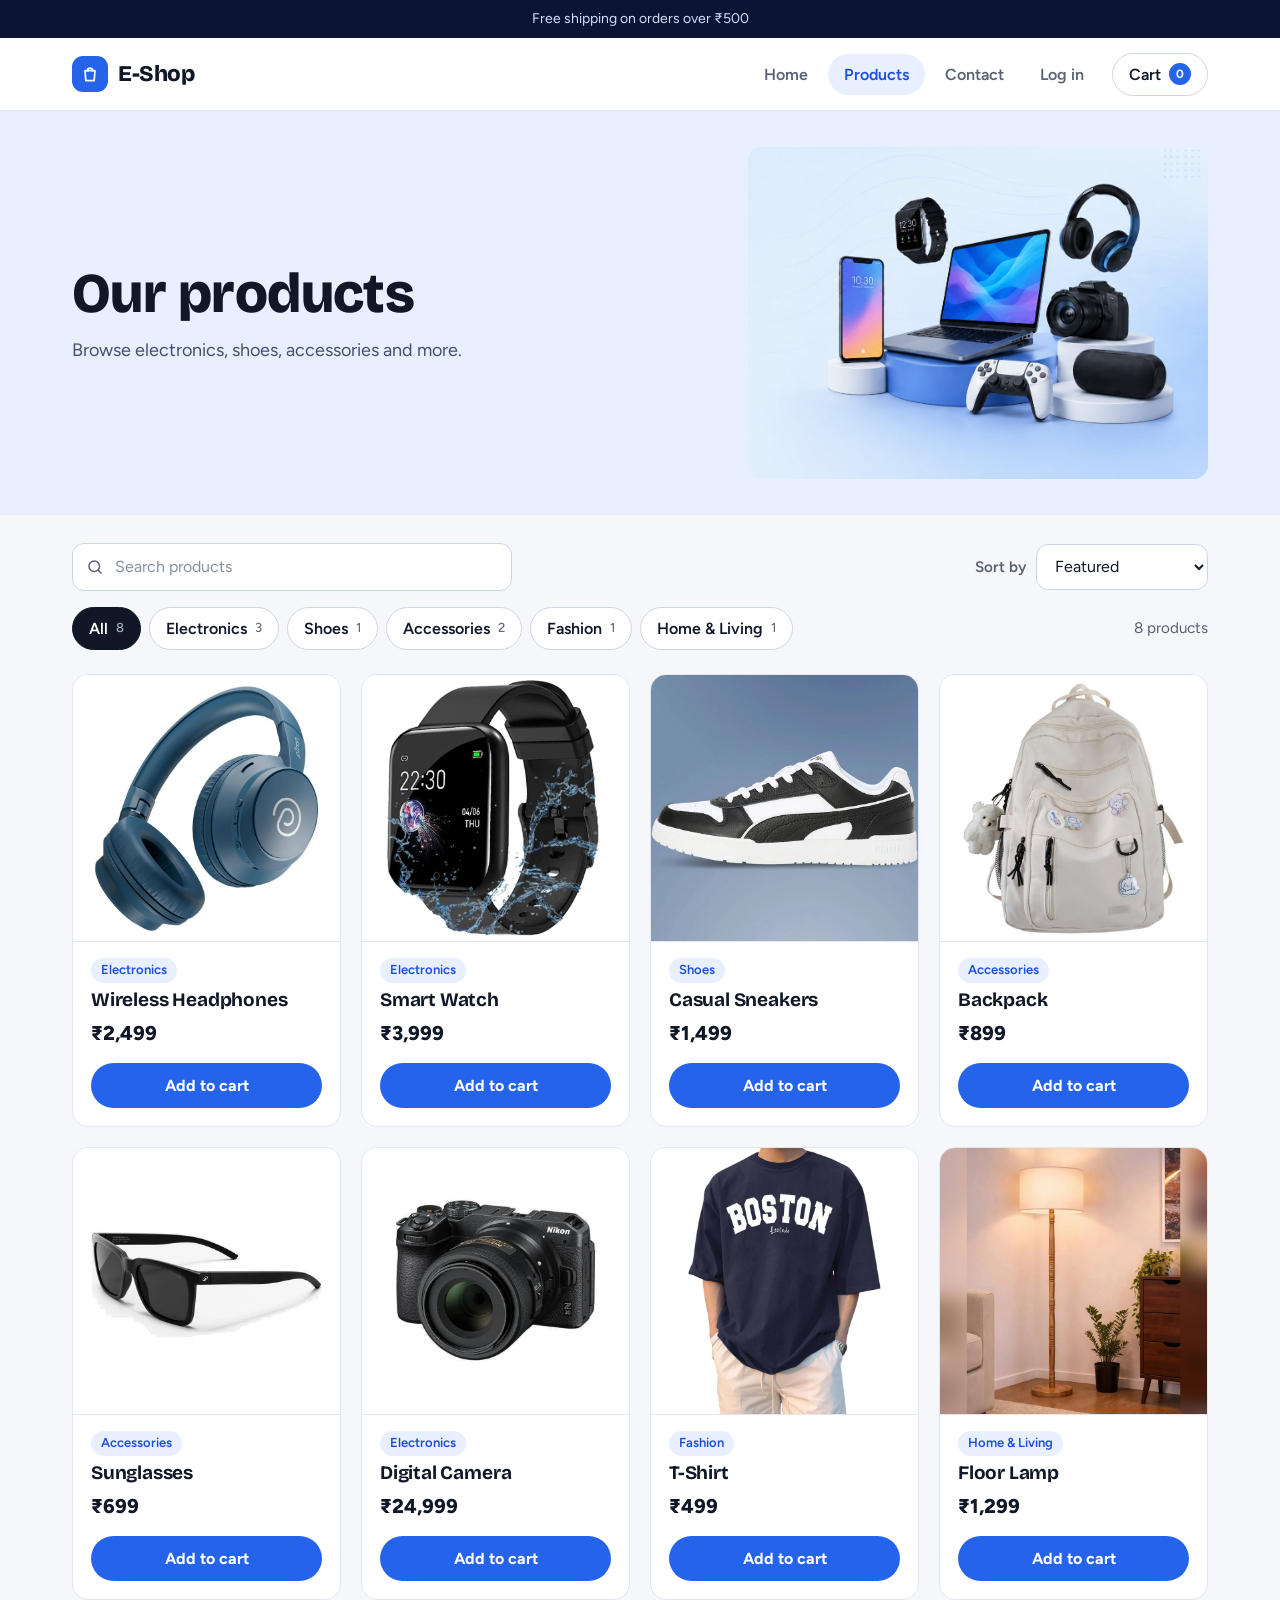
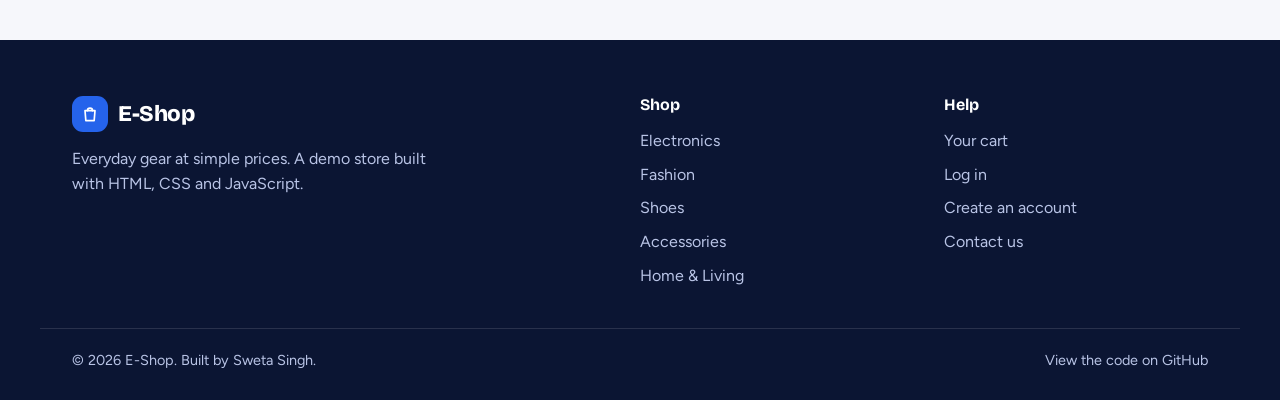
<file: products.html>
<!DOCTYPE html>
<html lang="en">

<head>
    <meta charset="UTF-8">
    <meta name="viewport" content="width=device-width, initial-scale=1.0">
    <title>Products | E-Shop</title>
    <meta name="description" content="Search and filter electronics, shoes, accessories, fashion and home products at E-Shop.">
    <meta name="theme-color" content="#0b1533">
    <link rel="icon" href="data:image/svg+xml,%3Csvg xmlns='http://www.w3.org/2000/svg' viewBox='0 0 32 32'%3E%3Crect width='32' height='32' rx='9' fill='%232563eb'/%3E%3Cpath d='M10 12h12l-1 11H11zM13 12a3 3 0 0 1 6 0' fill='none' stroke='white' stroke-width='2' stroke-linecap='round' stroke-linejoin='round'/%3E%3C/svg%3E">
    <link rel="preconnect" href="https://fonts.googleapis.com">
    <link rel="preconnect" href="https://fonts.gstatic.com" crossorigin>
    <link href="https://fonts.googleapis.com/css2?family=Bricolage+Grotesque:opsz,wght@12..96,500..800&family=Figtree:wght@400..800&display=swap" rel="stylesheet">
    <link rel="stylesheet" href="style.css?v=4">
</head>

<body>
    <a class="skip-link" href="#main">Skip to content</a>

    <div class="announce">Free shipping on orders over &#8377;500</div>

    <header class="site-header" id="site-header">
        <div class="container nav-bar">
            <a class="brand" href="index.html" aria-label="E-Shop home">
                <span class="brand-mark"><svg viewBox="0 0 24 24" aria-hidden="true"><path d="M6 8h12l-1 12H7L6 8z"/><path d="M9 8a3 3 0 0 1 6 0"/></svg></span>
                <span>E-Shop</span>
            </a>
            <button class="nav-toggle" id="nav-toggle" type="button" aria-expanded="false" aria-controls="site-nav" aria-label="Open menu">
                <span></span><span></span><span></span>
            </button>
            <nav class="site-nav" id="site-nav" aria-label="Main">
                <a href="index.html">Home</a>
                <a href="products.html" aria-current="page">Products</a>
                <a href="contact.html">Contact</a>
                <a href="login.html" data-auth-link>Log in</a>
                <a class="cart-link" href="cart.html">Cart <span class="cart-badge" data-cart-count>0</span></a>
            </nav>
        </div>
    </header>

    <main id="main" tabindex="-1">

        <section class="page-hero" aria-labelledby="products-title">
            <div class="container page-hero-inner">
                <div>
                    <h1 id="products-title">Our products</h1>
                    <p>Browse electronics, shoes, accessories and more.</p>
                </div>
                <div class="page-hero-media">
                    <img src="images/products.jpg" alt="Assorted products from the E-Shop collection" width="1103" height="795">
                </div>
            </div>
        </section>

        <div class="container">
            <div class="toolbar">
                <div class="search-box">
                    <label class="visually-hidden" for="search-input">Search products</label>
                    <svg viewBox="0 0 24 24" aria-hidden="true"><circle cx="11" cy="11" r="7"/><path d="M20 20l-4-4"/></svg>
                    <input class="input" type="search" id="search-input" placeholder="Search products" autocomplete="off">
                </div>
                <div class="sort-box">
                    <label for="sort-select">Sort by</label>
                    <select class="input" id="sort-select">
                        <option value="featured">Featured</option>
                        <option value="price-asc">Price: low to high</option>
                        <option value="price-desc">Price: high to low</option>
                        <option value="name-asc">Name: A to Z</option>
                    </select>
                </div>
            </div>

            <div class="filter-row">
                <div class="chips" id="category-chips" role="group" aria-label="Filter by category"></div>
                <p class="result-count" id="result-count" aria-live="polite"></p>
            </div>

            <div class="product-grid" id="products-container"></div>

            <div class="card empty" id="empty-state" hidden>
                <svg viewBox="0 0 24 24" aria-hidden="true"><circle cx="11" cy="11" r="7"/><path d="M20 20l-4-4"/><path d="M8.5 11h5"/></svg>
                <h2>No products found</h2>
                <p id="empty-text"></p>
                <button type="button" class="btn btn-primary" id="reset-filters">Clear filters</button>
            </div>
            <noscript><p class="muted">Turn on JavaScript to see the products.</p></noscript>
        </div>

    </main>

    <footer class="site-footer">
        <div class="container footer-grid">
            <div>
                <a class="brand" href="index.html" aria-label="E-Shop home">
                    <span class="brand-mark"><svg viewBox="0 0 24 24" aria-hidden="true"><path d="M6 8h12l-1 12H7L6 8z"/><path d="M9 8a3 3 0 0 1 6 0"/></svg></span>
                    <span>E-Shop</span>
                </a>
                <p>Everyday gear at simple prices. A demo store built with HTML, CSS and JavaScript.</p>
            </div>
            <div>
                <h4>Shop</h4>
                <ul>
                    <li><a href="products.html?category=Electronics">Electronics</a></li>
                    <li><a href="products.html?category=Fashion">Fashion</a></li>
                    <li><a href="products.html?category=Shoes">Shoes</a></li>
                    <li><a href="products.html?category=Accessories">Accessories</a></li>
                    <li><a href="products.html?category=Home">Home &amp; Living</a></li>
                </ul>
            </div>
            <div>
                <h4>Help</h4>
                <ul>
                    <li><a href="cart.html">Your cart</a></li>
                    <li data-logged-out><a href="login.html">Log in</a></li>
                    <li data-logged-out><a href="register.html">Create an account</a></li>
                    <li><a href="contact.html">Contact us</a></li>
                </ul>
            </div>
        </div>
        <div class="container footer-bottom">
            <p>&copy; <span data-year>2026</span> E-Shop. Built by Sweta Singh.</p>
            <a href="https://github.com/cosmicSweta/Final-Project">View the code on GitHub</a>
        </div>
    </footer>

    <script src="data.js?v=4"></script>
    <script src="common.js?v=4"></script>
    <script src="auth.js?v=4"></script>
    <script src="products.js?v=4"></script>
</body>

</html>
</file>
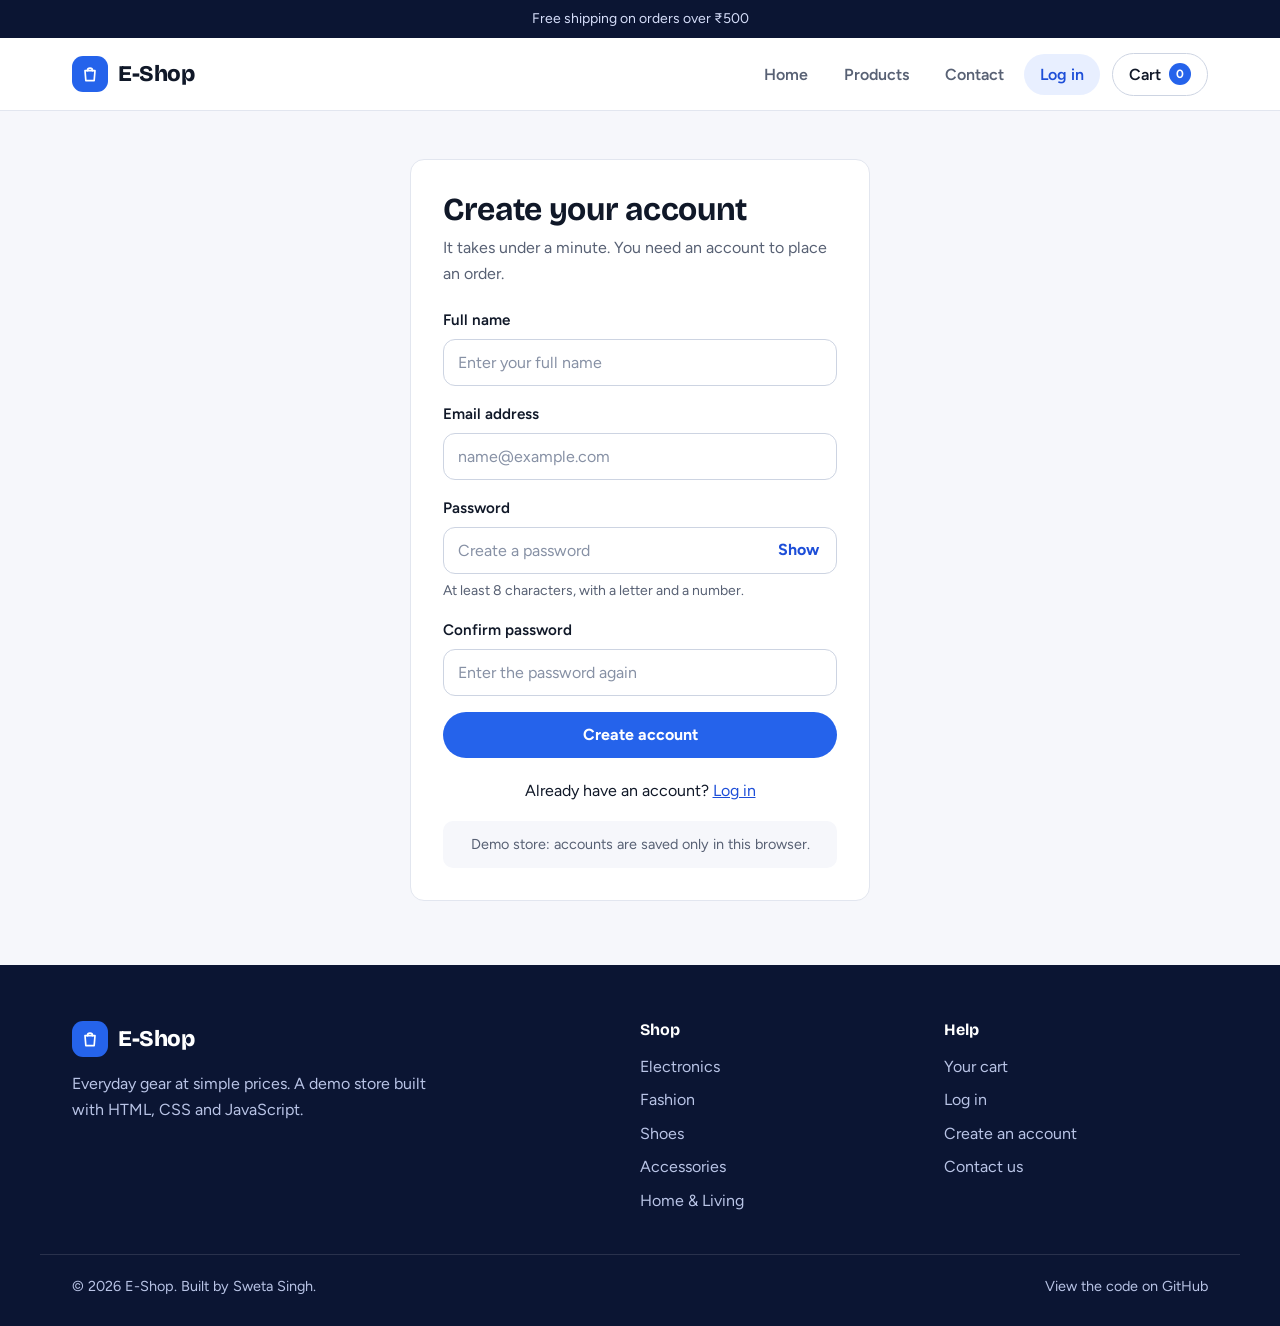
<file: register.html>
<!DOCTYPE html>
<html lang="en">

<head>
    <meta charset="UTF-8">
    <meta name="viewport" content="width=device-width, initial-scale=1.0">
    <title>Create account | E-Shop</title>
    <meta name="description" content="Create an E-Shop account to place orders and track them.">
    <meta name="theme-color" content="#0b1533">
    <link rel="icon" href="data:image/svg+xml,%3Csvg xmlns='http://www.w3.org/2000/svg' viewBox='0 0 32 32'%3E%3Crect width='32' height='32' rx='9' fill='%232563eb'/%3E%3Cpath d='M10 12h12l-1 11H11zM13 12a3 3 0 0 1 6 0' fill='none' stroke='white' stroke-width='2' stroke-linecap='round' stroke-linejoin='round'/%3E%3C/svg%3E">
    <link rel="preconnect" href="https://fonts.googleapis.com">
    <link rel="preconnect" href="https://fonts.gstatic.com" crossorigin>
    <link href="https://fonts.googleapis.com/css2?family=Bricolage+Grotesque:opsz,wght@12..96,500..800&family=Figtree:wght@400..800&display=swap" rel="stylesheet">
    <link rel="stylesheet" href="style.css?v=4">
</head>

<body>
    <a class="skip-link" href="#main">Skip to content</a>

    <div class="announce">Free shipping on orders over &#8377;500</div>

    <header class="site-header" id="site-header">
        <div class="container nav-bar">
            <a class="brand" href="index.html" aria-label="E-Shop home">
                <span class="brand-mark"><svg viewBox="0 0 24 24" aria-hidden="true"><path d="M6 8h12l-1 12H7L6 8z"/><path d="M9 8a3 3 0 0 1 6 0"/></svg></span>
                <span>E-Shop</span>
            </a>
            <button class="nav-toggle" id="nav-toggle" type="button" aria-expanded="false" aria-controls="site-nav" aria-label="Open menu">
                <span></span><span></span><span></span>
            </button>
            <nav class="site-nav" id="site-nav" aria-label="Main">
                <a href="index.html">Home</a>
                <a href="products.html">Products</a>
                <a href="contact.html">Contact</a>
                <a href="login.html" data-auth-link aria-current="page">Log in</a>
                <a class="cart-link" href="cart.html">Cart <span class="cart-badge" data-cart-count>0</span></a>
            </nav>
        </div>
    </header>

    <main id="main" tabindex="-1">

        <div class="container auth-wrap">
            <div class="card auth-card">
                <h1>Create your account</h1>
                <p class="muted">It takes under a minute. You need an account to place an order.</p>
                <p class="form-alert" id="auth-error" role="alert" hidden></p>
                <form id="register-form" novalidate>
                    <div class="field">
                        <label for="name">Full name</label>
                        <input class="input" type="text" id="name" name="name" autocomplete="name" placeholder="Enter your full name" aria-describedby="name-error">
                        <p class="field-error" id="name-error" hidden></p>
                    </div>
                    <div class="field">
                        <label for="email">Email address</label>
                        <input class="input" type="email" id="email" name="email" autocomplete="email" placeholder="name@example.com" aria-describedby="email-error">
                        <p class="field-error" id="email-error" hidden></p>
                    </div>
                    <div class="field">
                        <label for="password">Password</label>
                        <div class="password-wrap">
                            <input class="input" type="password" id="password" name="password" autocomplete="new-password" placeholder="Create a password" aria-describedby="password-hint password-error">
                            <button type="button" class="password-toggle" data-toggle-password="password" aria-pressed="false" aria-label="Show password">Show</button>
                        </div>
                        <p class="hint" id="password-hint">At least 8 characters, with a letter and a number.</p>
                        <p class="field-error" id="password-error" hidden></p>
                    </div>
                    <div class="field">
                        <label for="confirm">Confirm password</label>
                        <input class="input" type="password" id="confirm" name="confirm" autocomplete="new-password" placeholder="Enter the password again" aria-describedby="confirm-error">
                        <p class="field-error" id="confirm-error" hidden></p>
                    </div>
                    <button type="submit" class="btn btn-primary btn-block">Create account</button>
                </form>
                <p class="auth-alt">Already have an account? <a id="login-link" href="login.html">Log in</a></p>
                <p class="demo-note">Demo store: accounts are saved only in this browser.</p>
            </div>
        </div>

    </main>

    <footer class="site-footer">
        <div class="container footer-grid">
            <div>
                <a class="brand" href="index.html" aria-label="E-Shop home">
                    <span class="brand-mark"><svg viewBox="0 0 24 24" aria-hidden="true"><path d="M6 8h12l-1 12H7L6 8z"/><path d="M9 8a3 3 0 0 1 6 0"/></svg></span>
                    <span>E-Shop</span>
                </a>
                <p>Everyday gear at simple prices. A demo store built with HTML, CSS and JavaScript.</p>
            </div>
            <div>
                <h4>Shop</h4>
                <ul>
                    <li><a href="products.html?category=Electronics">Electronics</a></li>
                    <li><a href="products.html?category=Fashion">Fashion</a></li>
                    <li><a href="products.html?category=Shoes">Shoes</a></li>
                    <li><a href="products.html?category=Accessories">Accessories</a></li>
                    <li><a href="products.html?category=Home">Home &amp; Living</a></li>
                </ul>
            </div>
            <div>
                <h4>Help</h4>
                <ul>
                    <li><a href="cart.html">Your cart</a></li>
                    <li data-logged-out><a href="login.html">Log in</a></li>
                    <li data-logged-out><a href="register.html">Create an account</a></li>
                    <li><a href="contact.html">Contact us</a></li>
                </ul>
            </div>
        </div>
        <div class="container footer-bottom">
            <p>&copy; <span data-year>2026</span> E-Shop. Built by Sweta Singh.</p>
            <a href="https://github.com/cosmicSweta/Final-Project">View the code on GitHub</a>
        </div>
    </footer>

    <script src="data.js?v=4"></script>
    <script src="common.js?v=4"></script>
    <script src="auth.js?v=4"></script>
    <script src="forms.js?v=4"></script>
    <script src="register.js?v=4"></script>
</body>

</html>
</file>
<file: style.css>
/* =========================================================
   E-Shop stylesheet
   1. Tokens   2. Base   3. Layout   4. Header/Footer
   5. Buttons  6. Home   7. Products   8. Cart/Checkout
   9. Forms    10. Dialog + toast   11. Responsive
   ========================================================= */

/* ---------- 1. Tokens ---------- */
:root {
    --bg: #f6f7fb;
    --surface: #ffffff;
    --ink: #101828;
    --ink-deep: #0b1533;
    --muted: #586174;
    --line: #e2e6ef;
    --line-strong: #cdd4e2;

    --brand: #2563eb;
    --brand-dark: #1d4ed8;
    --brand-tint: #e8efff;
    --success: #15803d;
    --success-tint: #e3f6ea;
    --danger: #b91c1c;
    --danger-tint: #fdeaea;

    --font-display: "Bricolage Grotesque", "Segoe UI", system-ui, -apple-system, Arial, sans-serif;
    --font-body: "Figtree", "Segoe UI", system-ui, -apple-system, Arial, sans-serif;

    --radius-sm: 8px;
    --radius-md: 14px;
    --radius-lg: 22px;

    --container: 1200px;
    --header-h: 72px;
}

/* ---------- 2. Base ---------- */
*, *::before, *::after { box-sizing: border-box; }

html { scroll-behavior: smooth; -webkit-text-size-adjust: 100%; }

body {
    margin: 0;
    font-family: var(--font-body);
    font-size: 1rem;
    line-height: 1.6;
    color: var(--ink);
    background: var(--bg);
    -webkit-font-smoothing: antialiased;
}

h1, h2, h3, h4 {
    margin: 0;
    font-family: var(--font-display);
    line-height: 1.15;
    letter-spacing: -0.01em;
    color: var(--ink);
}

p { margin: 0; }
img { display: block; max-width: 100%; }
a { color: var(--brand-dark); }
ul, ol { margin: 0; padding: 0; list-style: none; }
button, input, select, textarea { font: inherit; color: inherit; }
[hidden] { display: none !important; }

:focus-visible {
    outline: 3px solid var(--brand);
    outline-offset: 2px;
    border-radius: 6px;
}

.container {
    width: 100%;
    max-width: var(--container);
    margin-inline: auto;
    padding-inline: clamp(16px, 4vw, 32px);
}

.muted { color: var(--muted); }

.visually-hidden {
    position: absolute !important;
    width: 1px; height: 1px;
    overflow: hidden;
    clip: rect(0 0 0 0);
    white-space: nowrap;
}

.skip-link {
    position: absolute;
    left: 16px; top: -60px;
    z-index: 200;
    padding: 10px 16px;
    background: var(--ink);
    color: #fff;
    border-radius: var(--radius-sm);
    transition: top 0.15s;
}
.skip-link:focus { top: 12px; }

main { display: block; min-height: 60vh; }
main:focus { outline: none; }

/* ---------- 3. Layout helpers ---------- */
.section { padding-block: clamp(40px, 6vw, 72px); }
.section + .section { padding-top: 0; }

.section-head {
    display: flex;
    align-items: baseline;
    justify-content: space-between;
    gap: 16px;
    margin-bottom: 24px;
}
.section-head h2 { font-size: clamp(1.5rem, 3vw, 2rem); }
.section-head a { font-weight: 600; text-decoration: none; }
.section-head a:hover { text-decoration: underline; }

.page-head { padding-block: 40px 20px; }
.page-head h1 { font-size: clamp(2rem, 4vw, 2.75rem); margin-bottom: 6px; }
.page-head p { color: var(--muted); font-size: 1.0625rem; }

.card {
    background: var(--surface);
    border: 1px solid var(--line);
    border-radius: var(--radius-md);
}

/* ---------- 4. Header and footer ---------- */
.announce {
    background: var(--ink-deep);
    color: #d6defa;
    text-align: center;
    font-size: 0.875rem;
    padding: 8px 16px;
}

.site-header {
    position: sticky;
    top: 0;
    z-index: 50;
    background: rgba(255, 255, 255, 0.92);
    backdrop-filter: saturate(160%) blur(10px);
    -webkit-backdrop-filter: saturate(160%) blur(10px);
    border-bottom: 1px solid var(--line);
}

.nav-bar {
    display: flex;
    align-items: center;
    justify-content: space-between;
    gap: 24px;
    min-height: var(--header-h);
}

.brand {
    display: inline-flex;
    align-items: center;
    gap: 10px;
    font-family: var(--font-display);
    font-size: 1.4rem;
    font-weight: 800;
    letter-spacing: -0.02em;
    color: var(--ink);
    text-decoration: none;
}
.brand-mark {
    display: grid;
    place-items: center;
    width: 36px; height: 36px;
    background: var(--brand);
    border-radius: 11px;
}
.brand-mark svg {
    width: 20px; height: 20px;
    fill: none; stroke: #fff; stroke-width: 2;
    stroke-linecap: round; stroke-linejoin: round;
}

.site-nav { display: flex; align-items: center; gap: 4px; }
.site-nav a {
    padding: 8px 16px;
    font-weight: 600;
    color: var(--muted);
    text-decoration: none;
    border-radius: 999px;
    transition: background 0.15s, color 0.15s;
}
.site-nav a:hover { background: var(--brand-tint); color: var(--brand-dark); }
.site-nav a[aria-current="page"] { color: var(--brand-dark); background: var(--brand-tint); }

.site-nav .cart-link {
    display: inline-flex;
    align-items: center;
    gap: 8px;
    margin-left: 8px;
    border: 1px solid var(--line-strong);
    color: var(--ink);
}
.cart-badge {
    display: inline-grid;
    place-items: center;
    min-width: 22px; height: 22px;
    padding-inline: 6px;
    background: var(--brand);
    color: #fff;
    border-radius: 999px;
    font-size: 0.75rem;
    font-weight: 700;
    line-height: 1;
}
.cart-badge.bump { animation: bump 0.35s ease; }
@keyframes bump { 40% { transform: scale(1.35); } }

.nav-toggle {
    display: none;
    width: 44px; height: 44px;
    padding: 0;
    background: none;
    border: 1px solid var(--line-strong);
    border-radius: 12px;
    cursor: pointer;
}
.nav-toggle span {
    display: block;
    width: 18px; height: 2px;
    margin: 4px auto;
    background: var(--ink);
    border-radius: 2px;
    transition: transform 0.2s, opacity 0.2s;
}
.site-header.open .nav-toggle span:nth-child(1) { transform: translateY(6px) rotate(45deg); }
.site-header.open .nav-toggle span:nth-child(2) { opacity: 0; }
.site-header.open .nav-toggle span:nth-child(3) { transform: translateY(-6px) rotate(-45deg); }

.site-footer {
    margin-top: 40px;
    background: var(--ink-deep);
    color: #b9c4e6;
}
.footer-grid {
    display: grid;
    grid-template-columns: 2fr 1fr 1fr;
    gap: 40px;
    padding-block: 56px 40px;
}
.site-footer .brand { color: #fff; margin-bottom: 14px; }
.site-footer p { max-width: 38ch; }
.site-footer h4 {
    margin-bottom: 14px;
    font-size: 1rem;
    color: #fff;
}
.site-footer li + li { margin-top: 8px; }
.site-footer a { color: #b9c4e6; text-decoration: none; }
.site-footer a:hover { color: #fff; text-decoration: underline; }
.footer-bottom {
    display: flex;
    flex-wrap: wrap;
    justify-content: space-between;
    gap: 12px;
    padding-block: 20px 28px;
    border-top: 1px solid rgba(255, 255, 255, 0.12);
    font-size: 0.9rem;
}

/* ---------- 5. Buttons and small controls ---------- */
.btn {
    display: inline-flex;
    align-items: center;
    justify-content: center;
    gap: 8px;
    padding: 12px 22px;
    font-weight: 700;
    font-size: 1rem;
    line-height: 1.2;
    text-decoration: none;
    border: 1px solid transparent;
    border-radius: 999px;
    cursor: pointer;
    transition: background 0.15s, border-color 0.15s, color 0.15s;
}
.btn-primary { background: var(--brand); color: #fff; }
.btn-primary:hover { background: var(--brand-dark); }
.btn-outline { background: var(--surface); color: var(--ink); border-color: var(--line-strong); }
.btn-outline:hover { border-color: var(--ink); }
.btn-light { background: #fff; color: var(--ink-deep); }
.btn-light:hover { background: var(--brand-tint); }
.btn-ghost { color: #fff; border-color: rgba(255, 255, 255, 0.4); }
.btn-ghost:hover { border-color: #fff; background: rgba(255, 255, 255, 0.08); }
.btn-block { width: 100%; }
.btn[disabled] { opacity: 0.5; cursor: not-allowed; }

.link-button {
    padding: 0;
    background: none;
    border: 0;
    color: var(--brand-dark);
    font-weight: 600;
    text-decoration: underline;
    text-underline-offset: 3px;
    cursor: pointer;
}
.link-button:hover { color: var(--ink); }

/* ---------- 6. Home ---------- */
.hero {
    background: var(--ink-deep);
    color: #fff;
}
.hero-inner {
    display: grid;
    grid-template-columns: 1.05fr 0.95fr;
    align-items: center;
    gap: clamp(32px, 5vw, 64px);
    padding-block: clamp(48px, 8vw, 96px);
}
.hero h1 {
    color: #fff;
    font-size: clamp(2.5rem, 6vw, 4.5rem);
    font-weight: 800;
    line-height: 1.02;
    letter-spacing: -0.03em;
    margin-bottom: 20px;
}
.hero p {
    max-width: 44ch;
    margin-bottom: 32px;
    font-size: clamp(1.0625rem, 1.6vw, 1.25rem);
    color: #c3cdee;
}
.hero-actions { display: flex; flex-wrap: wrap; gap: 12px; }

.hero-media {
    aspect-ratio: 8 / 7;
    background: #16254d;
    border-radius: var(--radius-lg);
    border: 1px solid rgba(255, 255, 255, 0.14);
    overflow: hidden;
}
.hero-media img { width: 100%; height: 100%; object-fit: cover; }

.category-grid {
    display: grid;
    grid-template-columns: repeat(auto-fill, minmax(168px, 1fr));
    gap: 14px;
}
.category-tile {
    display: flex;
    align-items: center;
    gap: 12px;
    padding: 10px 12px 10px 10px;
    background: var(--surface);
    border: 1px solid var(--line);
    border-radius: var(--radius-md);
    color: var(--ink);
    text-decoration: none;
    transition: border-color 0.15s;
}
.category-tile:hover { border-color: var(--brand); }
.category-thumb {
    flex: none;
    width: 48px; height: 48px;
    background: #fff;
    border: 1px solid var(--line);
    border-radius: 10px;
    overflow: hidden;
}
.category-thumb img { width: 100%; height: 100%; object-fit: cover; }
.category-text { display: flex; flex-direction: column; line-height: 1.3; }
.category-text strong { font-size: 1rem; }
.category-text span { font-size: 0.875rem; color: var(--muted); }
.category-tile-all { background: var(--brand-tint); border-color: transparent; padding-left: 20px; }
.category-tile-all:hover { border-color: var(--brand); }

.promises {
    display: grid;
    grid-template-columns: repeat(4, 1fr);
    gap: 28px;
    padding-block: 36px;
    border-block: 1px solid var(--line);
}
.promise { display: flex; gap: 14px; align-items: flex-start; }
.promise-icon {
    flex: none;
    display: grid;
    place-items: center;
    width: 44px; height: 44px;
    background: var(--brand-tint);
    border-radius: 12px;
    color: var(--brand-dark);
}
.promise-icon svg {
    width: 22px; height: 22px;
    fill: none; stroke: currentColor; stroke-width: 1.8;
    stroke-linecap: round; stroke-linejoin: round;
}
.promise h3 { font-size: 1.0625rem; margin-bottom: 2px; }
.promise p { color: var(--muted); font-size: 0.95rem; line-height: 1.45; }

/* ---------- 7. Products ---------- */
.page-hero { background: var(--brand-tint); }
.page-hero-inner {
    display: grid;
    grid-template-columns: 1fr 1fr;
    align-items: center;
    gap: 32px;
    padding-block: 36px;
}
.page-hero h1 { font-size: clamp(2.25rem, 5vw, 3.5rem); font-weight: 800; margin-bottom: 10px; }
.page-hero p { color: #44506b; font-size: 1.125rem; max-width: 40ch; }
.page-hero-media {
    width: 100%;
    max-width: 460px;
    justify-self: end;
    aspect-ratio: 1103 / 795;
    border-radius: var(--radius-md);
    overflow: hidden;
    background: #d6e2ff;
}
.page-hero-media img { width: 100%; height: 100%; object-fit: cover; }

.toolbar {
    display: flex;
    flex-wrap: wrap;
    gap: 12px;
    margin-block: 28px 16px;
}
.search-box { position: relative; flex: 1 1 260px; max-width: 440px; }
.search-box svg {
    position: absolute;
    left: 14px; top: 50%;
    width: 18px; height: 18px;
    transform: translateY(-50%);
    fill: none; stroke: var(--muted); stroke-width: 2; stroke-linecap: round;
    pointer-events: none;
}
.search-box input { padding-left: 42px; }
.sort-box { display: flex; align-items: center; gap: 10px; margin-left: auto; }
.sort-box label { font-weight: 600; color: var(--muted); font-size: 0.95rem; }

.filter-row {
    display: flex;
    flex-wrap: wrap;
    align-items: center;
    justify-content: space-between;
    gap: 14px;
    margin-bottom: 24px;
}
.chips { display: flex; flex-wrap: wrap; gap: 8px; }
.chip {
    display: inline-flex;
    align-items: center;
    gap: 8px;
    padding: 8px 16px;
    background: var(--surface);
    color: var(--ink);
    border: 1px solid var(--line-strong);
    border-radius: 999px;
    font-weight: 600;
    cursor: pointer;
    transition: border-color 0.15s, background 0.15s;
}
.chip:hover { border-color: var(--ink); }
.chip[aria-pressed="true"] { background: var(--ink); border-color: var(--ink); color: #fff; }
.chip-count { font-size: 0.8125rem; opacity: 0.65; font-weight: 500; }
.result-count { color: var(--muted); font-size: 0.95rem; }

.product-grid {
    display: grid;
    grid-template-columns: repeat(auto-fill, minmax(250px, 1fr));
    gap: 20px;
}
.product-card {
    display: flex;
    flex-direction: column;
    background: var(--surface);
    border: 1px solid var(--line);
    border-radius: 16px;
    overflow: hidden;
    transition: border-color 0.15s;
}
.product-card:hover { border-color: #b9c8ef; }
.product-media {
    display: block;
    width: 100%;
    aspect-ratio: 1 / 1;
    padding: 0;
    background: #fff;
    border: 0;
    border-bottom: 1px solid var(--line);
    overflow: hidden;
    cursor: pointer;
}
.product-media img { width: 100%; height: 100%; object-fit: cover; }
.product-body {
    display: flex;
    flex: 1;
    flex-direction: column;
    align-items: flex-start;
    gap: 6px;
    padding: 16px 18px 18px;
}
.product-category {
    padding: 2px 10px;
    background: var(--brand-tint);
    color: var(--brand-dark);
    border-radius: 999px;
    font-size: 0.8125rem;
    font-weight: 600;
}
.product-name { font-size: 1.1875rem; font-weight: 700; }
.product-price { font-size: 1.25rem; font-weight: 800; margin-bottom: 8px; }
.product-body .btn { margin-top: auto; }

.empty {
    max-width: 460px;
    margin: 40px auto;
    padding: 24px;
    text-align: center;
}
.empty svg {
    width: 64px; height: 64px;
    margin-bottom: 16px;
    fill: none; stroke: var(--line-strong); stroke-width: 1.6;
    stroke-linecap: round; stroke-linejoin: round;
}
.empty h2 { font-size: 1.5rem; margin-bottom: 8px; }
.empty p { color: var(--muted); margin-bottom: 20px; }

/* ---------- 8. Cart and checkout ---------- */
.cart-layout, .checkout-layout {
    display: grid;
    grid-template-columns: 1fr 370px;
    gap: 28px;
    align-items: start;
    margin-top: 12px;
}

.cart-list { overflow: hidden; }
.cart-row {
    display: grid;
    grid-template-columns: 96px 1fr auto;
    align-items: center;
    gap: 18px;
    padding: 18px;
}
.cart-row + .cart-row { border-top: 1px solid var(--line); }
.cart-thumb {
    display: block;
    width: 96px; height: 96px;
    background: #fff;
    border: 1px solid var(--line);
    border-radius: 12px;
    overflow: hidden;
}
.cart-thumb img { width: 100%; height: 100%; object-fit: cover; }
.cart-info h3 { font-size: 1.125rem; margin-bottom: 2px; }
.cart-info .link-button { margin-top: 8px; font-size: 0.9rem; }
.cart-controls { display: flex; flex-direction: column; align-items: flex-end; gap: 10px; }
.line-total { font-weight: 800; font-size: 1.125rem; }

.stepper {
    display: inline-flex;
    align-items: center;
    border: 1px solid var(--line-strong);
    border-radius: 999px;
    overflow: hidden;
}
.stepper button {
    width: 38px; height: 38px;
    background: none;
    border: 0;
    font-size: 1.25rem;
    line-height: 1;
    cursor: pointer;
}
.stepper button:hover:not(:disabled) { background: var(--brand-tint); }
.stepper button:disabled { opacity: 0.35; cursor: not-allowed; }
.stepper span { min-width: 34px; text-align: center; font-weight: 700; }

.summary {
    position: sticky;
    top: calc(var(--header-h) + 16px);
    padding: 22px;
}
.summary > h2 { font-size: 1.375rem; margin-bottom: 16px; }
.summary .btn { margin-top: 10px; }
.summary .link-button { display: inline-block; margin-top: 14px; }

.ship-progress {
    margin-bottom: 18px;
    padding: 12px 14px;
    background: var(--brand-tint);
    border-radius: 12px;
    font-size: 0.95rem;
}
.ship-progress .bar {
    height: 8px;
    margin-top: 10px;
    background: #cfdcff;
    border-radius: 999px;
    overflow: hidden;
}
.ship-progress .bar span {
    display: block;
    height: 100%;
    background: var(--brand);
    border-radius: 999px;
    transition: width 0.3s ease;
}
.ship-progress.unlocked { background: var(--success-tint); color: #14532d; }
.ship-progress.unlocked .bar { background: #bfe8cd; }
.ship-progress.unlocked .bar span { background: var(--success); }

.totals { margin: 0 0 8px; }
.totals div { display: flex; justify-content: space-between; padding-block: 6px; }
.totals dt { color: var(--muted); }
.totals dd { margin: 0; font-weight: 600; }
.totals .totals-final {
    margin-top: 8px;
    padding-top: 14px;
    border-top: 1px solid var(--line);
    font-size: 1.25rem;
}
.totals .totals-final dt { color: var(--ink); font-weight: 700; }
.totals .totals-final dd { font-weight: 800; }

.summary-list { margin-bottom: 14px; }
.summary-list li {
    display: flex;
    justify-content: space-between;
    gap: 16px;
    padding-block: 8px;
    border-bottom: 1px solid var(--line);
}
.summary-list li:last-child { border-bottom: 0; }

.checkout-form { padding: 24px; }
.form-section + .form-section { margin-top: 28px; }
.form-section h2 { font-size: 1.25rem; margin-bottom: 14px; }
.form-section legend { padding: 0; }

.confirmation {
    max-width: 680px;
    margin: 12px auto 0;
    padding: clamp(24px, 4vw, 40px);
}
.confirm-icon {
    display: grid;
    place-items: center;
    width: 60px; height: 60px;
    margin-bottom: 18px;
    background: var(--success-tint);
    color: var(--success);
    border-radius: 50%;
}
.confirmation h2 { font-size: clamp(1.5rem, 3vw, 2rem); margin-bottom: 8px; }
.confirmation h2:focus { outline: none; }
.confirm-grid {
    display: grid;
    grid-template-columns: 1fr 1fr;
    gap: 24px;
    margin-block: 24px;
    padding-block: 20px;
    border-block: 1px solid var(--line);
}
.confirm-grid h3 { font-size: 1rem; margin-bottom: 6px; }
.demo-note {
    margin-block: 8px 24px;
    padding: 12px 14px;
    background: var(--bg);
    border-radius: 10px;
    color: var(--muted);
    font-size: 0.9rem;
}

/* ---------- 9. Forms ---------- */
.field { display: flex; flex-direction: column; margin-bottom: 16px; }
.field label { margin-bottom: 6px; font-weight: 600; font-size: 0.95rem; }
.field-row { display: grid; grid-template-columns: 1fr 1fr; gap: 0 16px; }

.input {
    width: 100%;
    min-height: 46px;
    padding: 10px 14px;
    background: var(--surface);
    border: 1px solid var(--line-strong);
    border-radius: 12px;
    font-size: 1rem;
    transition: border-color 0.15s, box-shadow 0.15s;
}
textarea.input { min-height: 140px; resize: vertical; }
select.input { width: auto; padding-right: 12px; }
.input::placeholder { color: #8791a5; }
.input:hover { border-color: #9aa5bd; }
.input:focus { outline: none; border-color: var(--brand); box-shadow: 0 0 0 3px rgba(37, 99, 235, 0.2); }
.input[aria-invalid="true"] { border-color: var(--danger); background: #fffafa; }
.input[aria-invalid="true"]:focus { box-shadow: 0 0 0 3px rgba(185, 28, 28, 0.18); }

.field-error { margin-top: 6px; color: var(--danger); font-size: 0.875rem; font-weight: 500; }

.radio-group { display: grid; gap: 10px; border: 0; padding: 0; margin: 0; }
.radio-card {
    display: flex;
    align-items: center;
    gap: 12px;
    padding: 14px 16px;
    background: var(--surface);
    border: 1px solid var(--line-strong);
    border-radius: 12px;
    cursor: pointer;
}
.radio-card input { width: 18px; height: 18px; accent-color: var(--brand); }
.radio-card strong { display: block; line-height: 1.3; }
.radio-card span { font-size: 0.875rem; color: var(--muted); }
.radio-card:has(input:checked) { border-color: var(--brand); background: var(--brand-tint); }
.radio-card:has(input:focus-visible) { outline: 3px solid var(--brand); outline-offset: 2px; }

.notice-success {
    margin-bottom: 20px;
    padding: 14px 16px;
    background: var(--success-tint);
    color: #14532d;
    border-radius: 12px;
    font-weight: 600;
}

.contact-layout {
    display: grid;
    grid-template-columns: 1.1fr 0.9fr;
    gap: 28px;
    align-items: start;
    margin-top: 12px;
}
.contact-form { padding: 24px; }
.faq { padding: 8px 22px; }
.faq h2 { font-size: 1.25rem; padding-block: 14px 6px; }
.faq details { border-top: 1px solid var(--line); padding-block: 14px; }
.faq details:first-of-type { border-top: 0; }
.faq summary { font-weight: 700; cursor: pointer; }
.faq details p { margin-top: 8px; color: var(--muted); }

/* ---------- 10. Dialog and toast ---------- */
.modal {
    width: min(820px, calc(100% - 32px));
    padding: 0;
    border: 0;
    border-radius: 20px;
    background: var(--surface);
    color: var(--ink);
    max-height: calc(100vh - 32px);
    overflow: auto;
}
.modal::backdrop { background: rgba(11, 21, 51, 0.6); }
.modal-grid { display: grid; grid-template-columns: 1fr 1fr; }
.modal-media { background: #fff; border-right: 1px solid var(--line); }
.modal-media img { width: 100%; aspect-ratio: 1 / 1; object-fit: cover; }
.modal-info { display: flex; flex-direction: column; align-items: flex-start; gap: 10px; padding: 32px 28px; }
.modal-info h2 { font-size: 1.75rem; }
.modal-price { font-size: 1.5rem; font-weight: 800; }
.modal-desc { color: var(--muted); }
.modal-note { font-size: 0.9rem; color: var(--success); font-weight: 600; }
.modal-actions { display: flex; flex-wrap: wrap; gap: 10px; margin-top: auto; padding-top: 12px; }

.toast-region {
    position: fixed;
    right: 20px; bottom: 20px;
    z-index: 100;
    display: flex;
    flex-direction: column;
    gap: 10px;
    max-width: calc(100% - 40px);
}
.toast {
    display: flex;
    align-items: center;
    gap: 16px;
    padding: 12px 16px;
    background: var(--ink);
    color: #fff;
    border-radius: 12px;
    box-shadow: 0 10px 30px rgba(11, 21, 51, 0.3);
    animation: toast-in 0.25s ease;
}
.toast-error { background: var(--danger); }
.toast-action {
    flex: none;
    padding: 0;
    background: none;
    border: 0;
    color: #a9c1ff;
    font-weight: 700;
    text-decoration: underline;
    text-underline-offset: 3px;
    cursor: pointer;
}
.toast-error .toast-action { color: #fff; }
@keyframes toast-in { from { opacity: 0; transform: translateY(10px); } }

/* ---------- 11. Responsive ---------- */
@media (max-width: 960px) {
    .promises { grid-template-columns: repeat(2, 1fr); }
    .cart-layout, .checkout-layout, .contact-layout { grid-template-columns: 1fr; }
    .summary { position: static; }
    .footer-grid { grid-template-columns: 1fr 1fr; }
    .footer-grid > :first-child { grid-column: 1 / -1; }
}

@media (max-width: 860px) {
    .nav-toggle { display: block; }
    .site-nav {
        position: absolute;
        top: 100%; left: 0; right: 0;
        display: none;
        flex-direction: column;
        align-items: stretch;
        gap: 4px;
        padding: 12px clamp(16px, 4vw, 32px) 18px;
        background: var(--surface);
        border-bottom: 1px solid var(--line);
    }
    .site-header.open .site-nav { display: flex; }
    .site-nav a { padding: 12px 16px; }
    .site-nav .cart-link { justify-content: space-between; margin: 6px 0 0; }

    .hero-inner, .page-hero-inner { grid-template-columns: 1fr; }
    .page-hero-media { justify-self: start; }
}

@media (max-width: 640px) {
    .promises { grid-template-columns: 1fr; gap: 20px; }
    .field-row { grid-template-columns: 1fr; }
    .confirm-grid { grid-template-columns: 1fr; }
    .modal-grid { grid-template-columns: 1fr; }
    .modal-media { border-right: 0; border-bottom: 1px solid var(--line); }
    .modal-media img { max-height: 320px; }
    .modal-info { padding: 22px 20px 24px; }
    .sort-box { margin-left: 0; width: 100%; }
    .sort-box select { flex: 1; }
    .cart-row { grid-template-columns: 72px 1fr; gap: 14px; }
    .cart-thumb { width: 72px; height: 72px; }
    .cart-controls {
        grid-column: 1 / -1;
        flex-direction: row;
        align-items: center;
        justify-content: space-between;
    }
    .toast-region { left: 16px; right: 16px; bottom: 16px; max-width: none; }
    .footer-grid { grid-template-columns: 1fr; gap: 28px; }
}

@media (prefers-reduced-motion: reduce) {
    *, *::before, *::after {
        animation-duration: 0.01ms !important;
        transition-duration: 0.01ms !important;
        scroll-behavior: auto !important;
    }
}

/* ---------- 12. Log in, register and account ---------- */
.auth-wrap { display: grid; justify-items: center; padding-block: 48px 24px; }
.auth-card { width: 100%; max-width: 460px; padding: 32px; }
.auth-card h1 { font-size: 2rem; margin-bottom: 6px; }
.auth-card > .muted { margin-bottom: 22px; }
.auth-alt { margin-top: 20px; text-align: center; }
.auth-card .demo-note { margin: 18px 0 0; text-align: center; }

.form-alert {
    margin-bottom: 16px;
    padding: 12px 14px;
    background: var(--danger-tint);
    color: var(--danger);
    border-radius: 12px;
    font-weight: 600;
    font-size: 0.95rem;
}

.password-wrap { position: relative; }
.password-wrap .input { padding-right: 76px; }
.password-toggle {
    position: absolute;
    right: 6px; top: 50%;
    transform: translateY(-50%);
    padding: 8px 12px;
    background: none;
    border: 0;
    border-radius: 8px;
    color: var(--brand-dark);
    font-weight: 700;
    cursor: pointer;
}
.password-toggle:hover { background: var(--brand-tint); }
.hint { margin-top: 6px; font-size: 0.875rem; color: var(--muted); }

.gate-actions, .confirm-actions { display: flex; flex-wrap: wrap; gap: 10px; }
.gate-actions { justify-content: center; }

.account-grid {
    display: grid;
    grid-template-columns: 340px 1fr;
    gap: 28px;
    align-items: start;
}
.profile-card { position: sticky; top: calc(var(--header-h) + 16px); padding: 22px; }
.profile-card h2 { font-size: 1.25rem; margin-bottom: 8px; }
.profile-list { margin: 0 0 20px; }
.profile-list div { padding-block: 12px; border-bottom: 1px solid var(--line); }
.profile-list dt { font-size: 0.875rem; color: var(--muted); }
.profile-list dd { margin: 2px 0 0; font-weight: 600; overflow-wrap: anywhere; }

.orders-title { font-size: 1.375rem; margin-bottom: 14px; }
.order-card { padding: 20px; margin-bottom: 16px; }
.order-head { display: flex; justify-content: space-between; gap: 12px; margin-bottom: 12px; }
.order-head h3 { font-size: 1.0625rem; }
.status-pill {
    align-self: flex-start;
    padding: 3px 12px;
    background: var(--success-tint);
    color: #14532d;
    border-radius: 999px;
    font-size: 0.8125rem;
    font-weight: 700;
}
.order-total {
    display: flex;
    justify-content: space-between;
    gap: 12px;
    padding-top: 12px;
    border-top: 1px solid var(--line);
}

@media (max-width: 960px) {
    .account-grid { grid-template-columns: 1fr; }
    .profile-card { position: static; }
}
@media (max-width: 640px) {
    .auth-card { padding: 24px 20px; }
}
</file>
